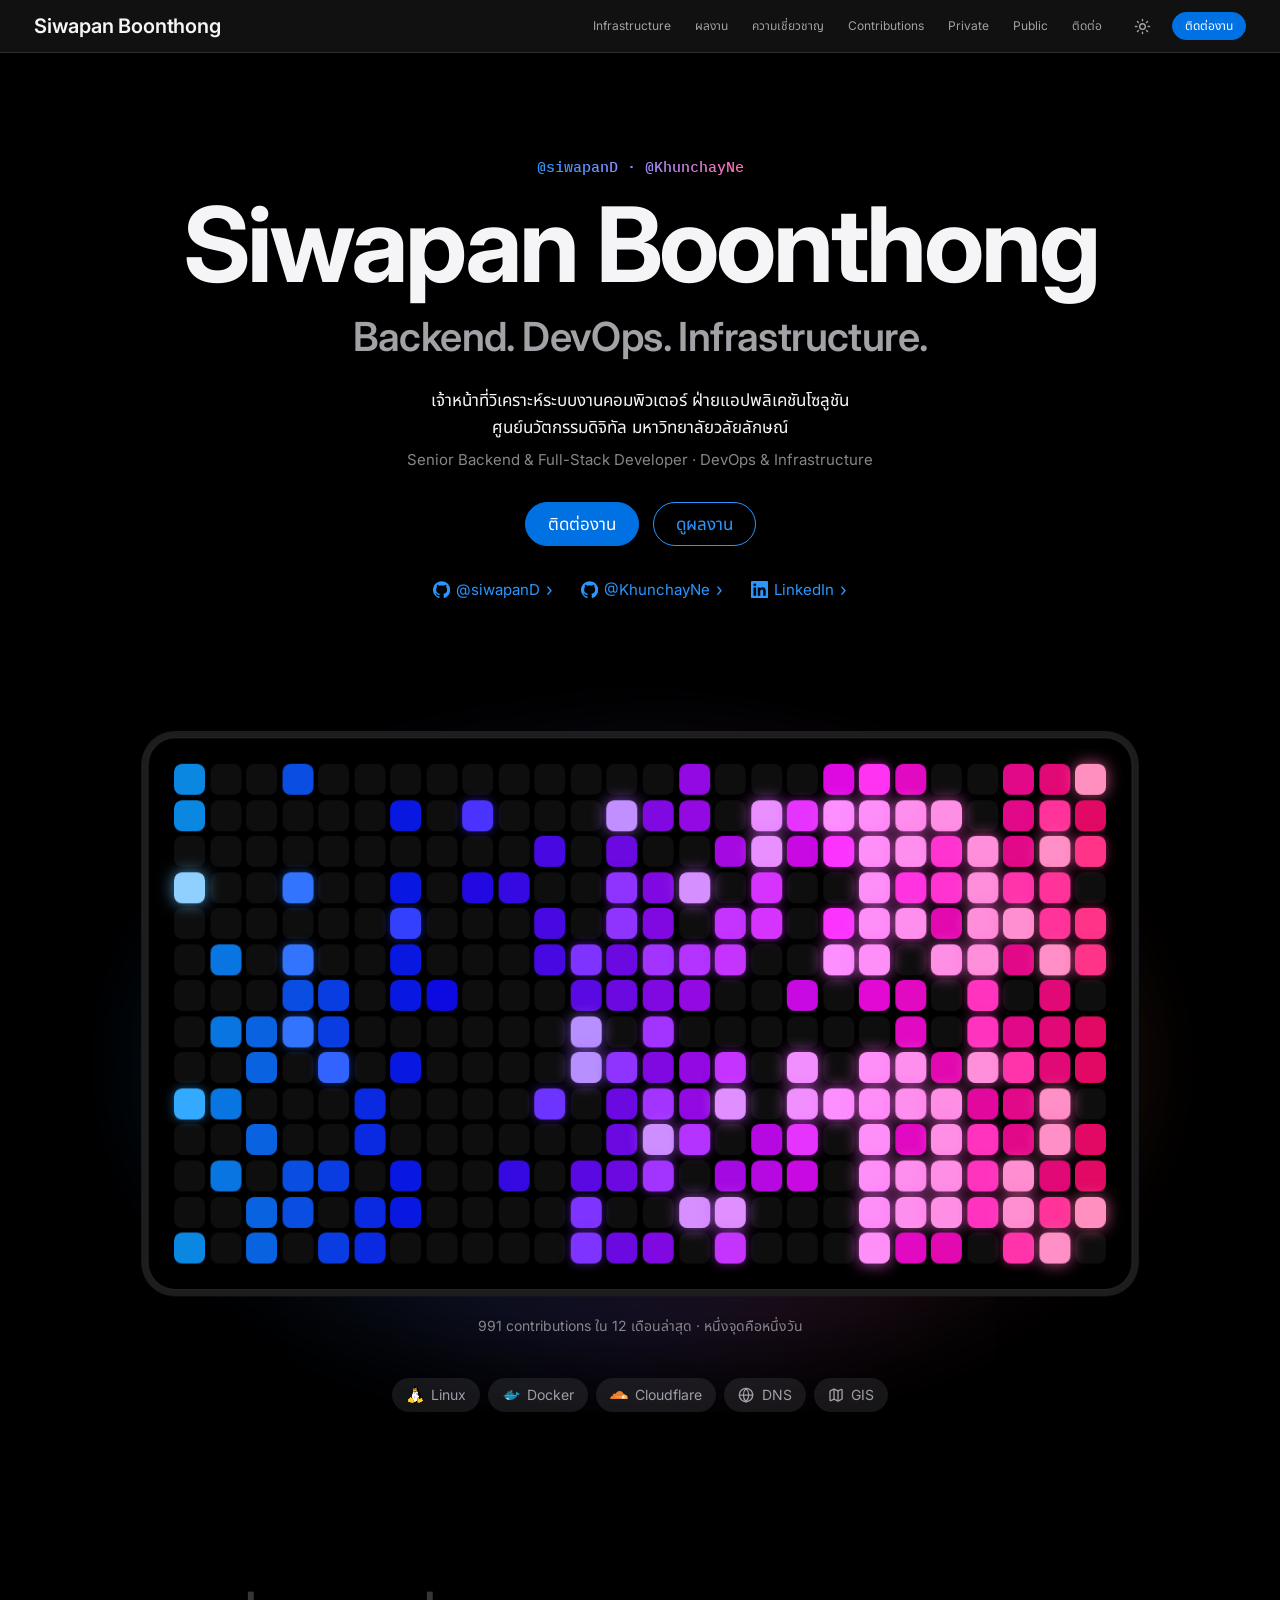
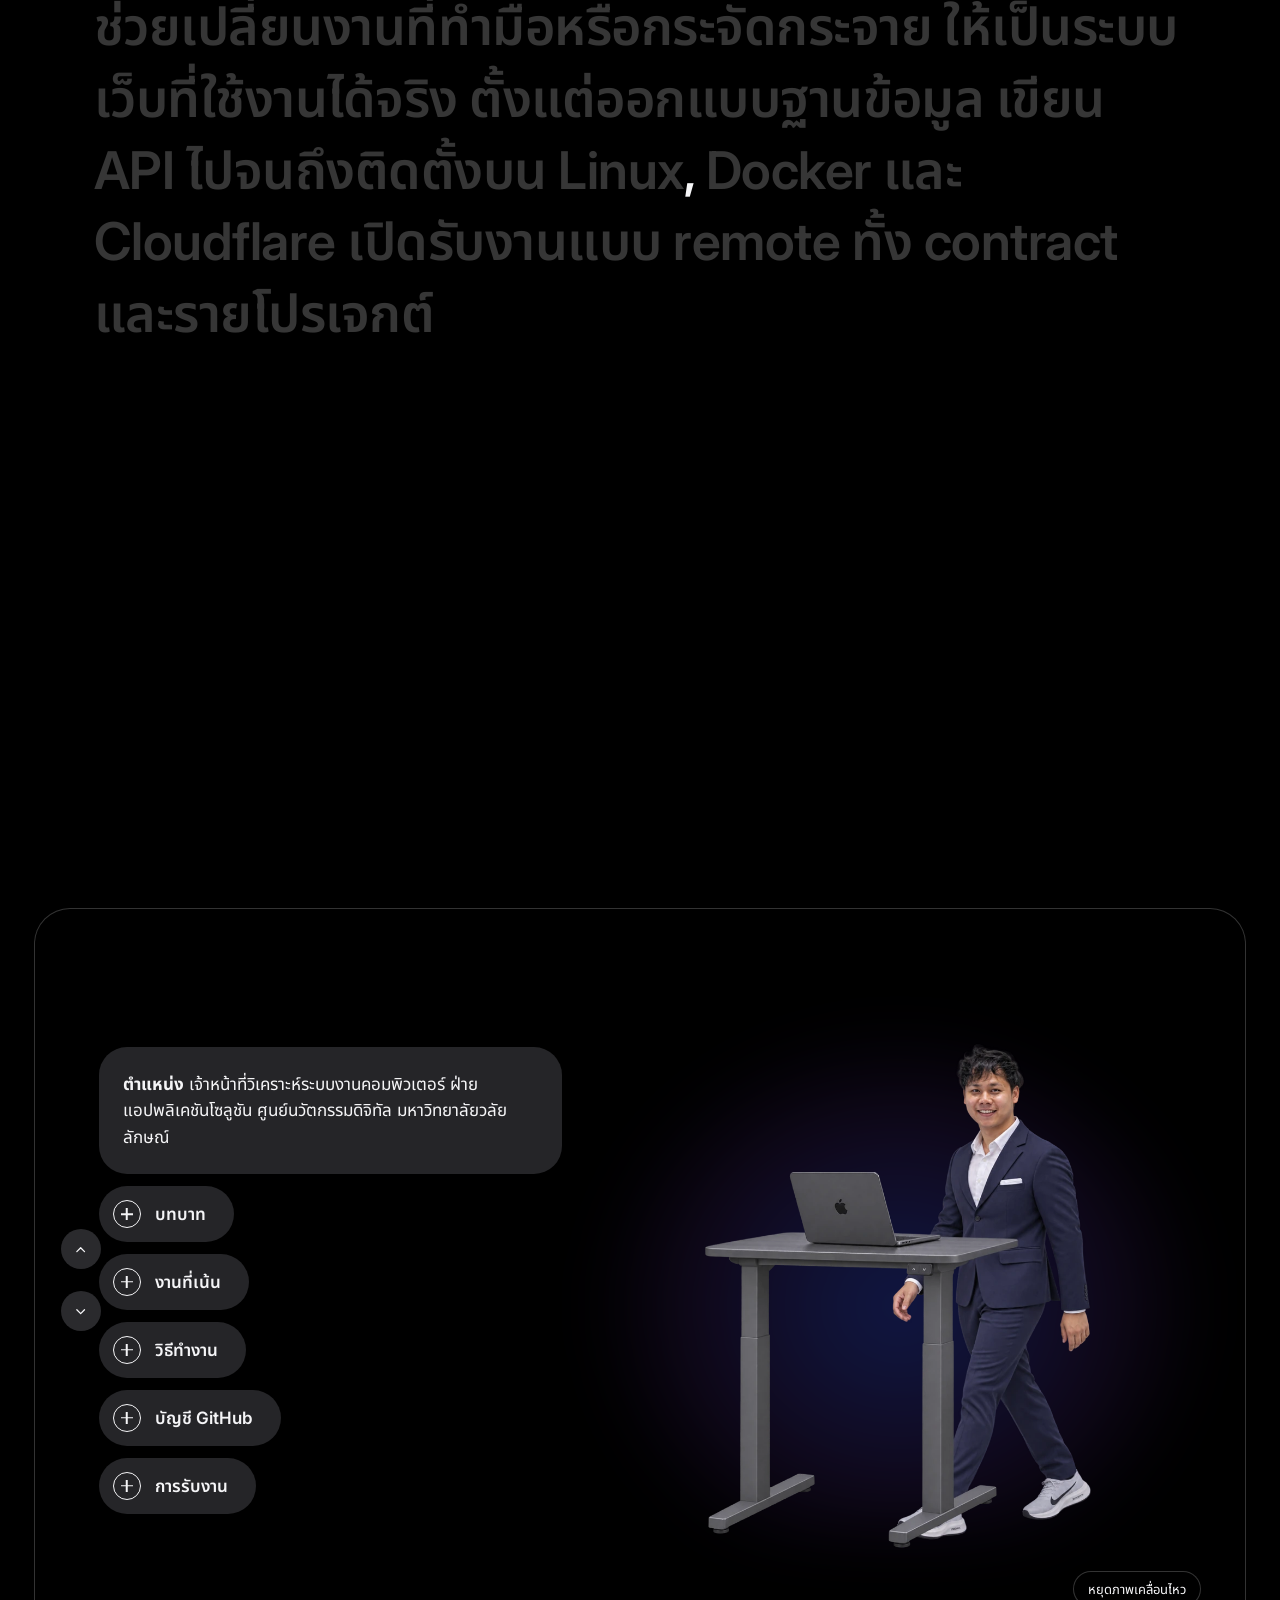
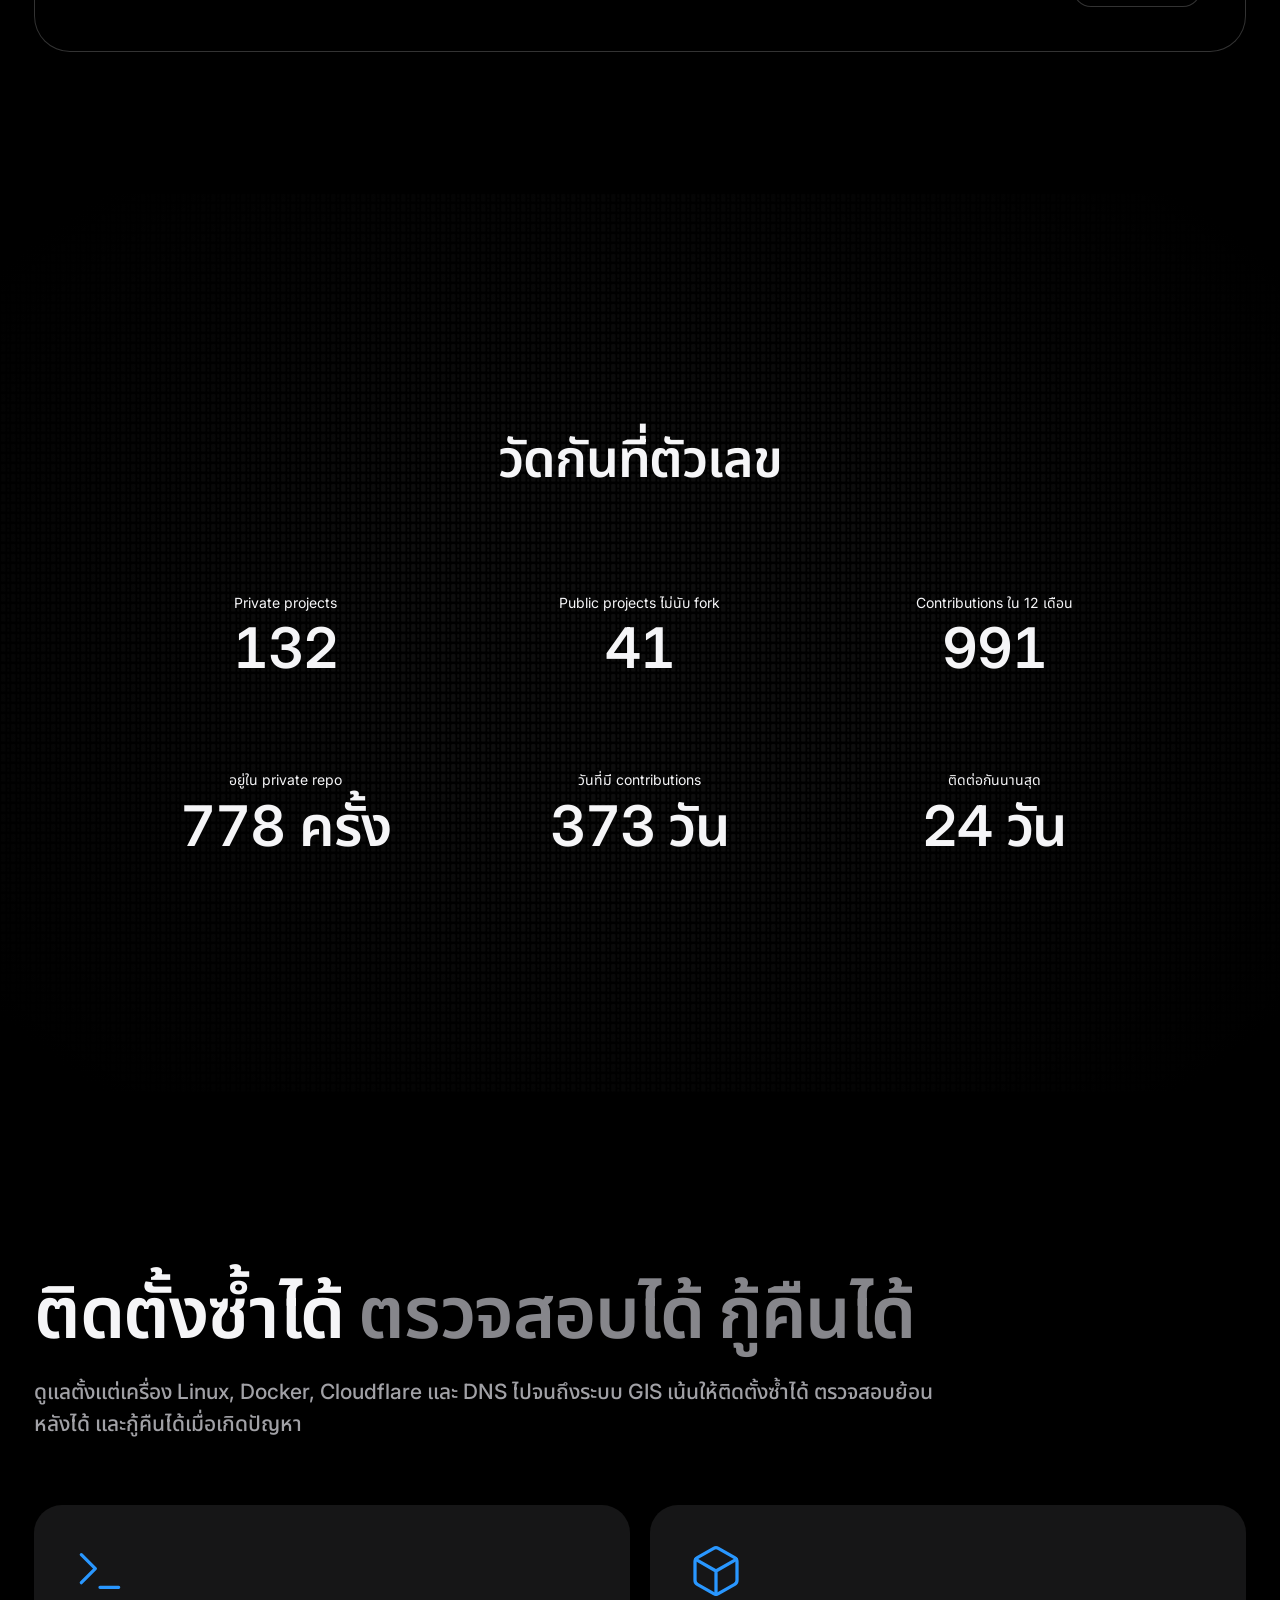
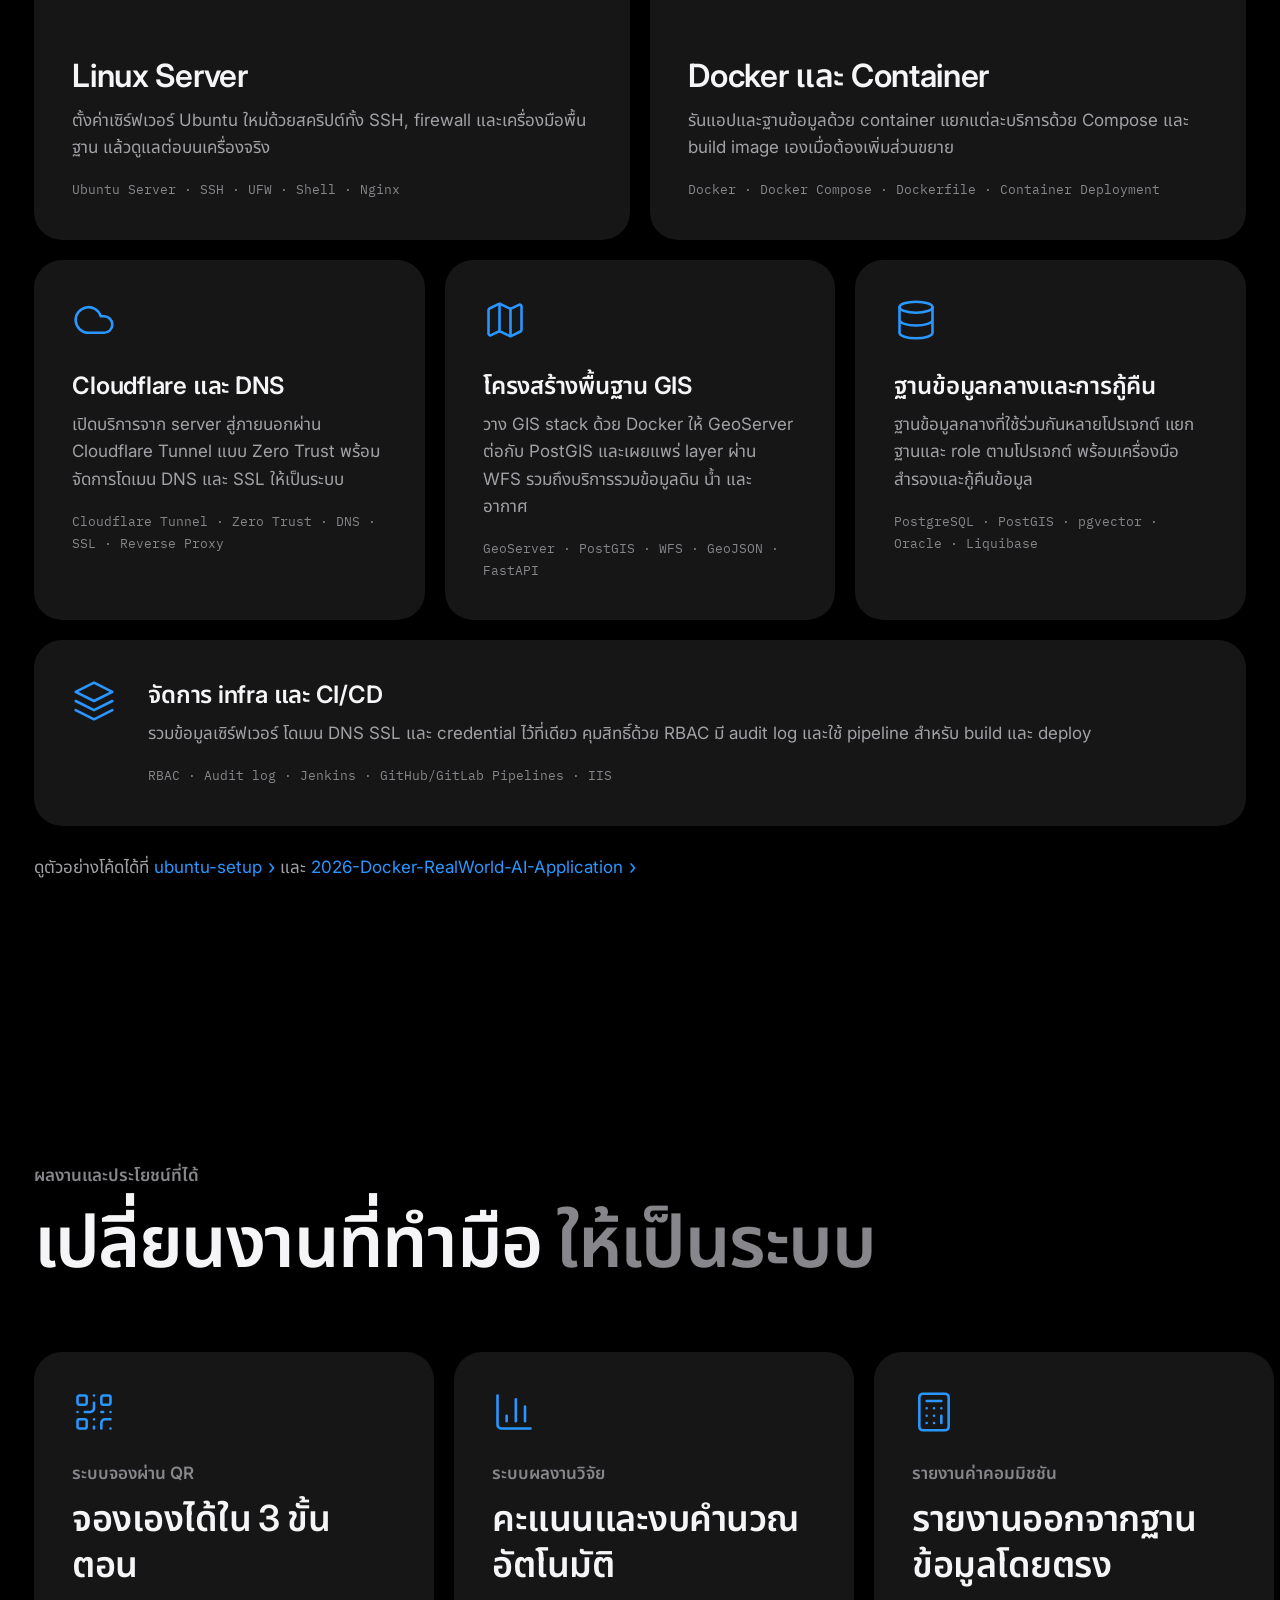
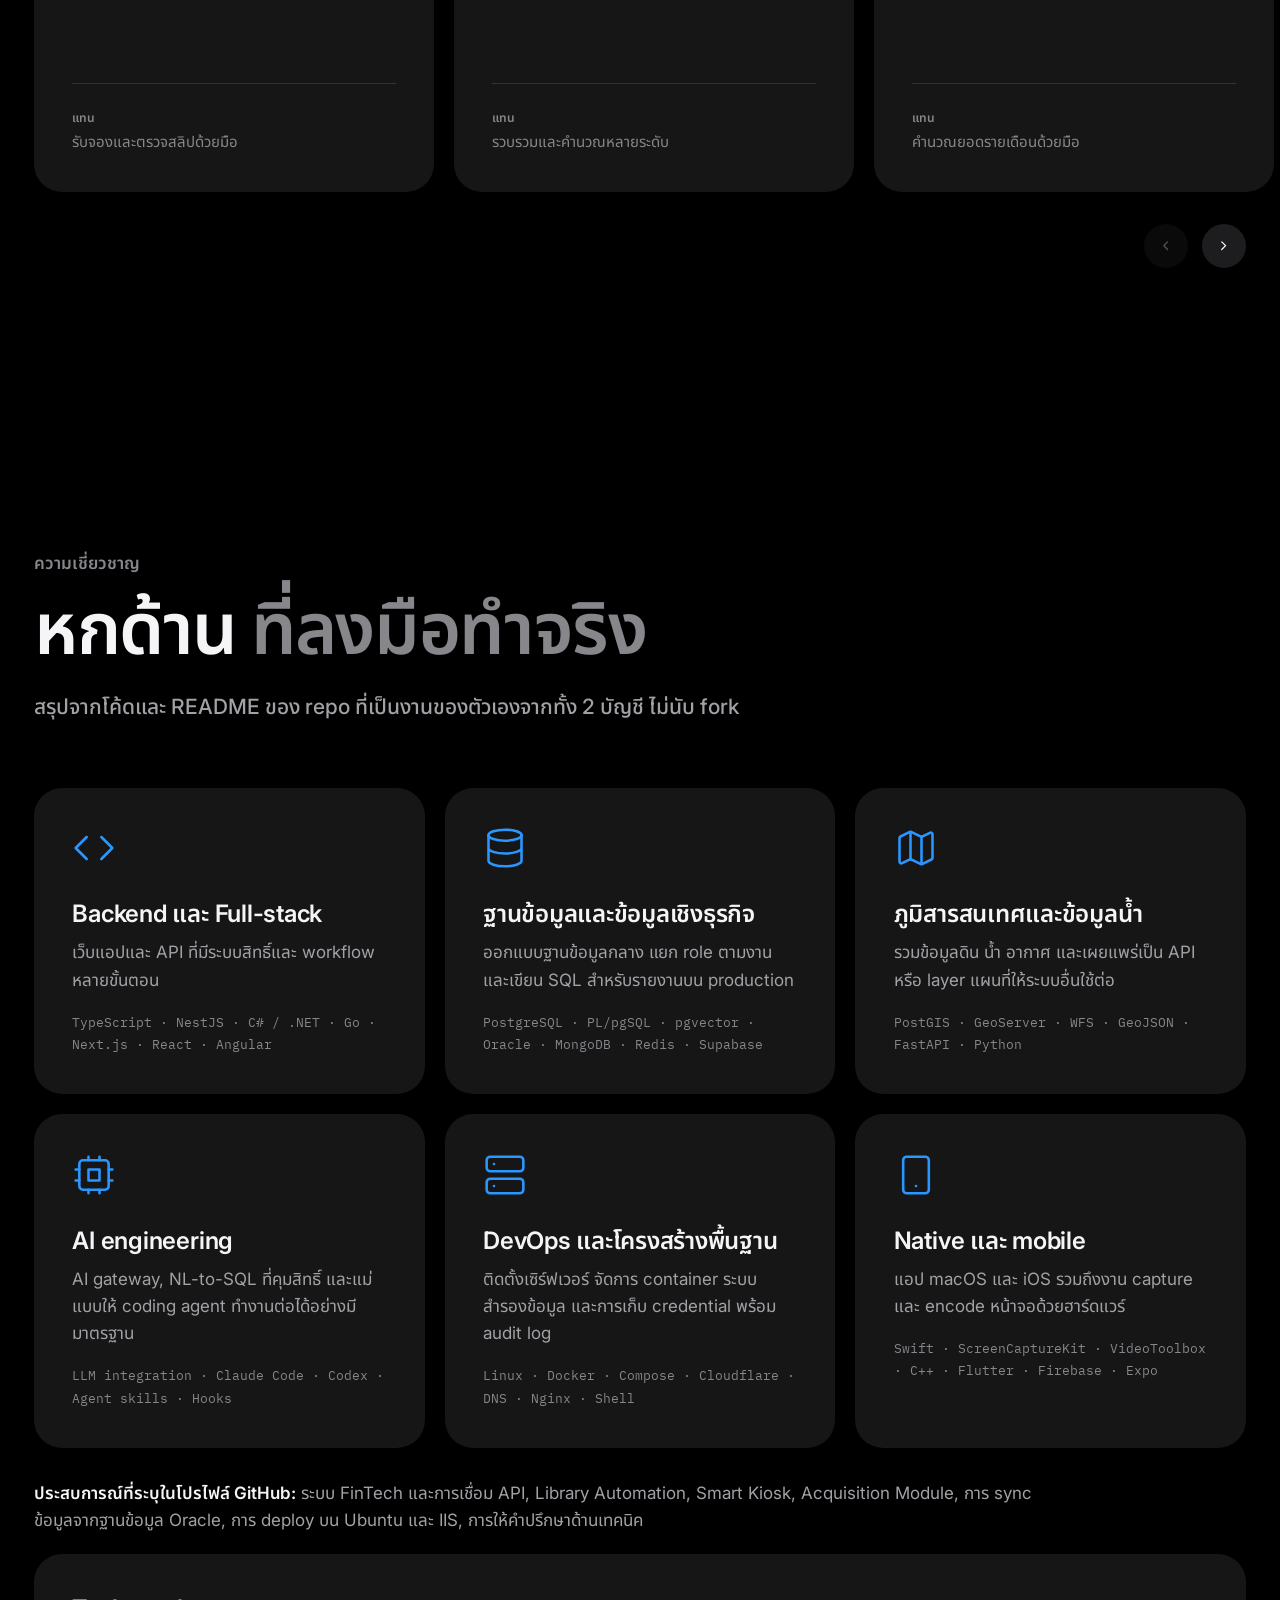
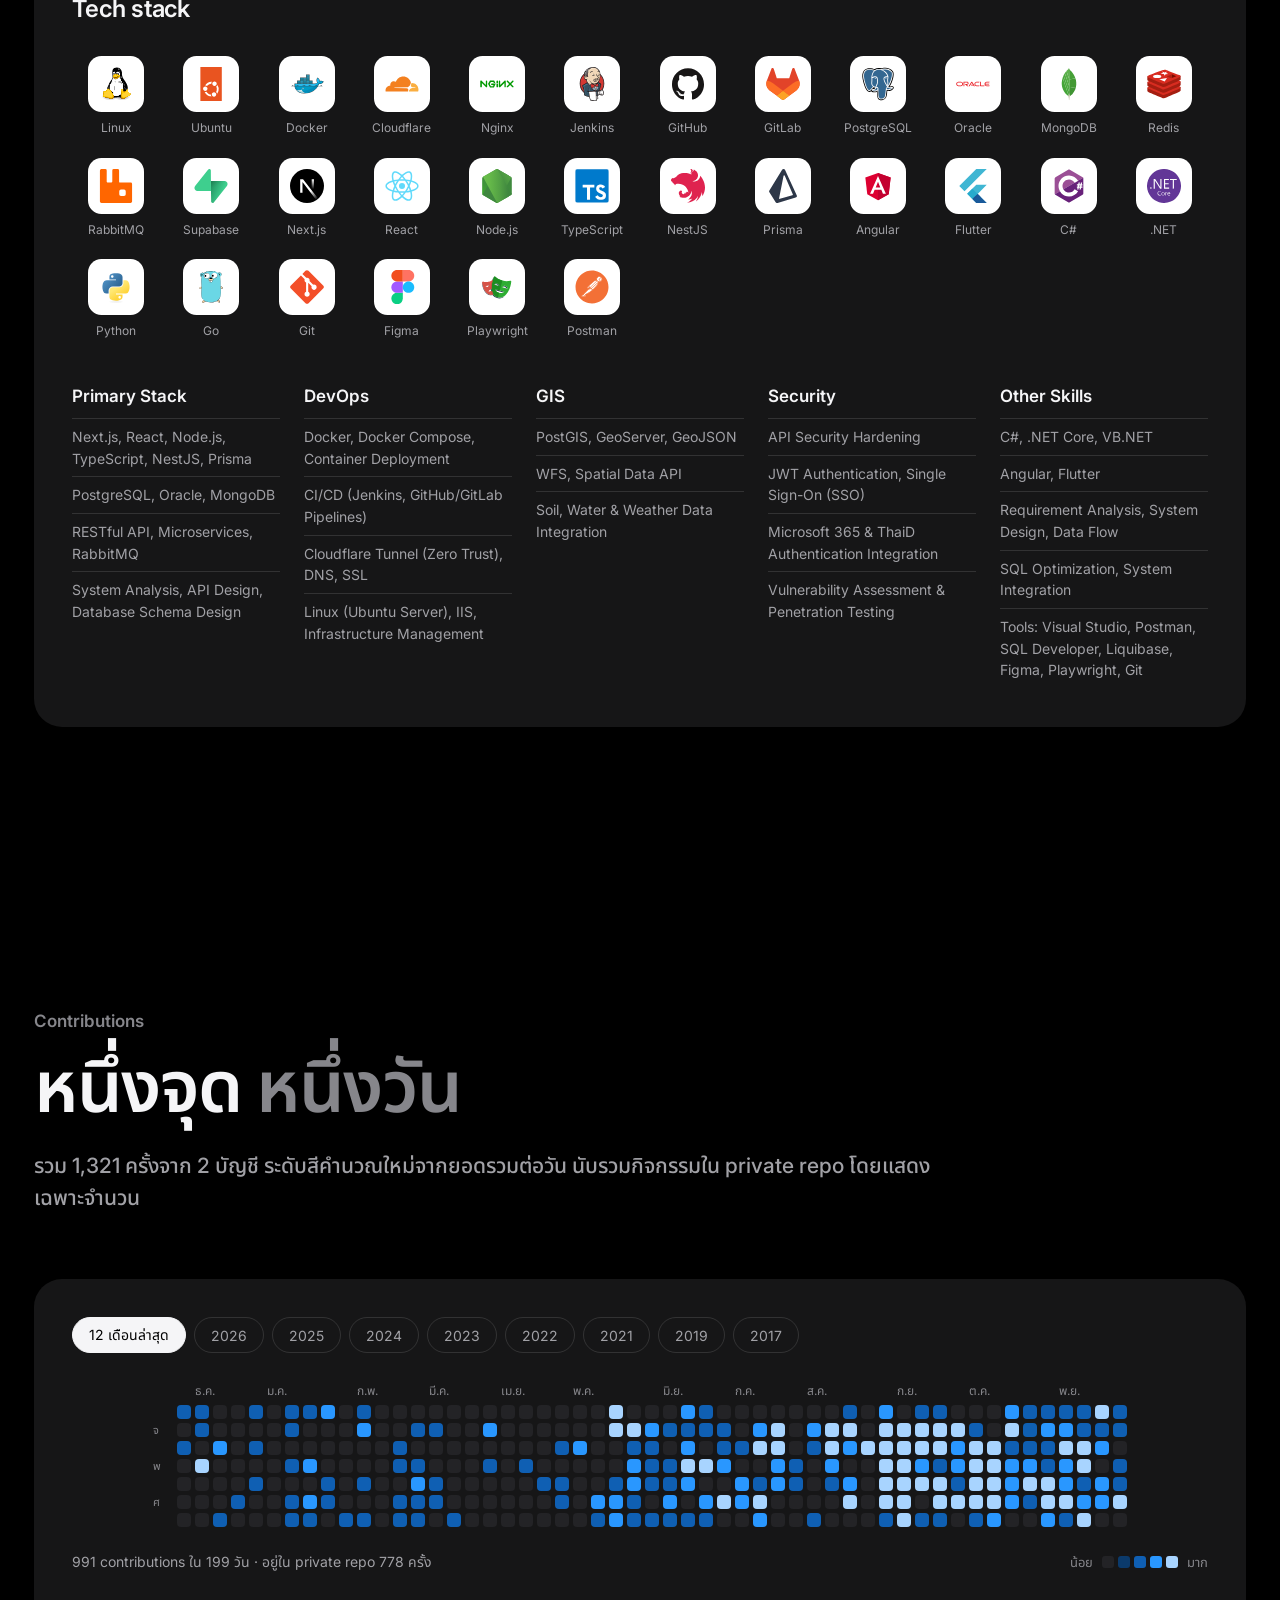
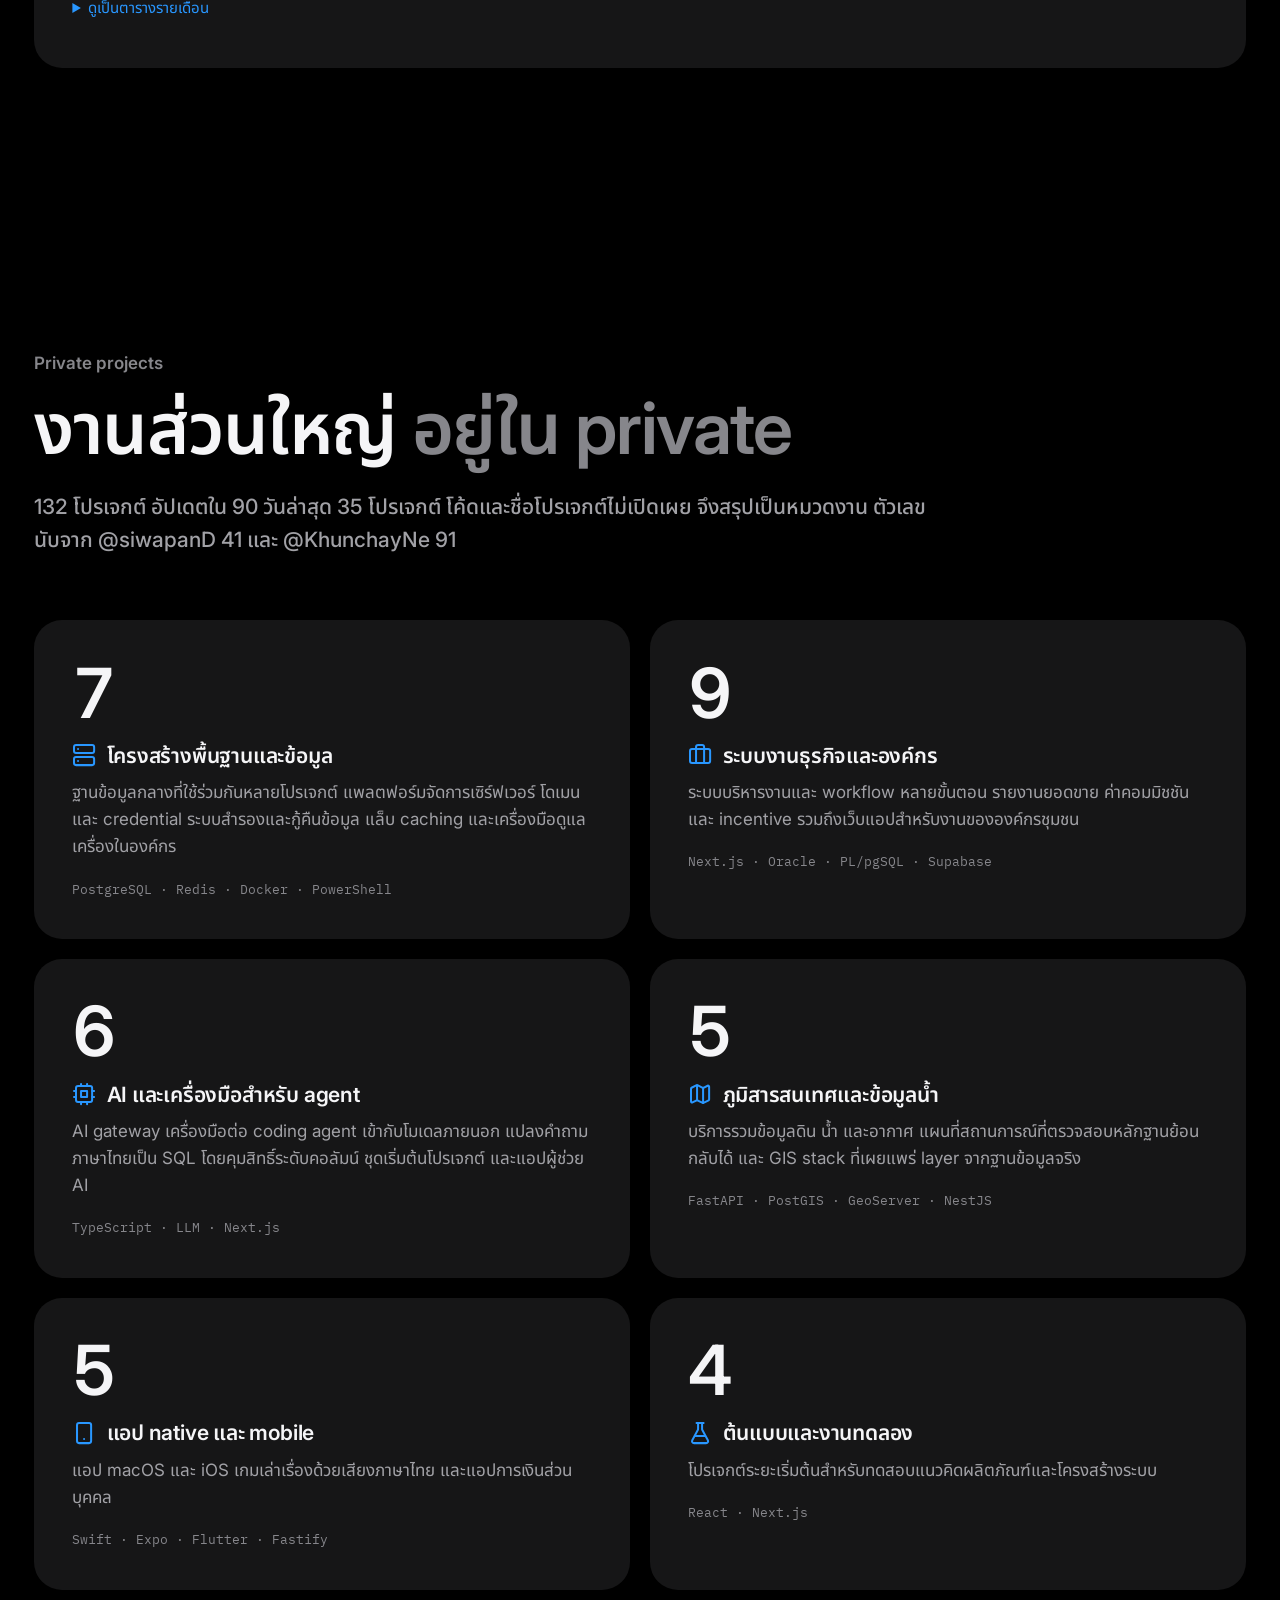
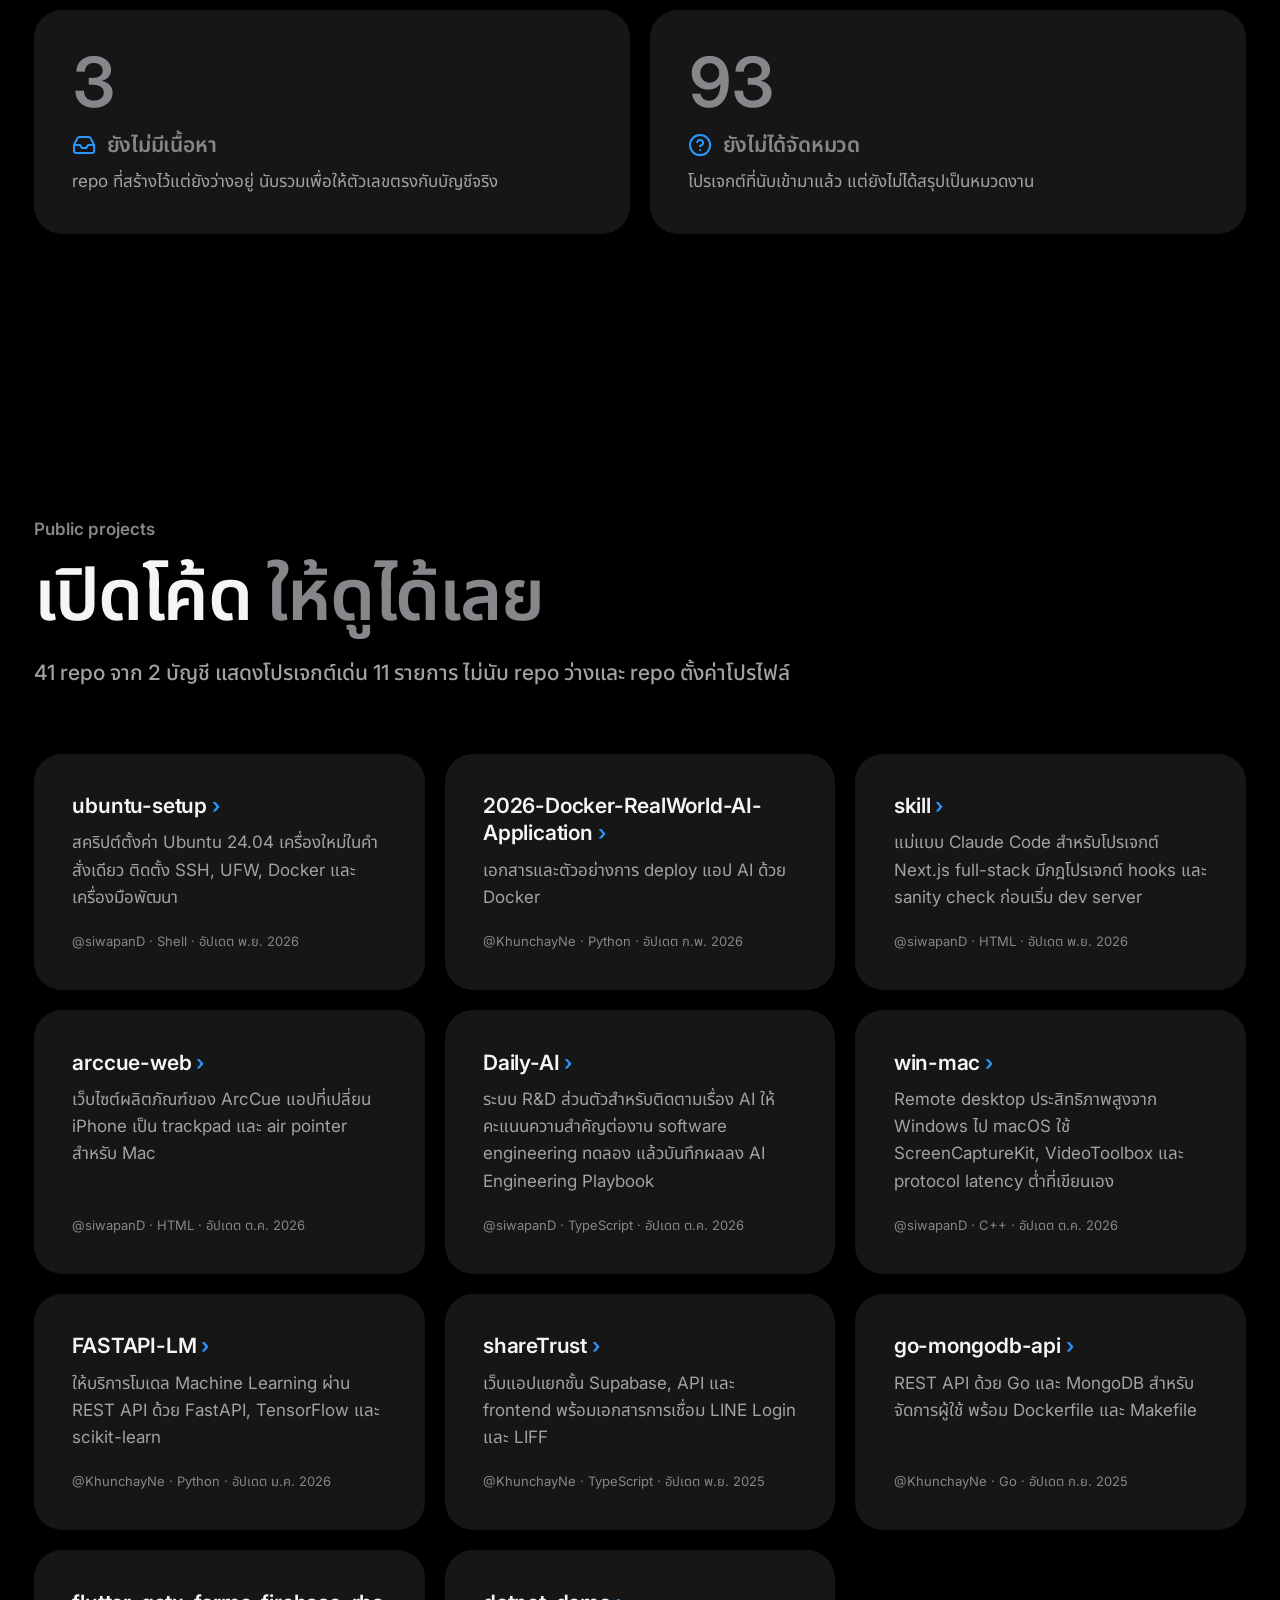
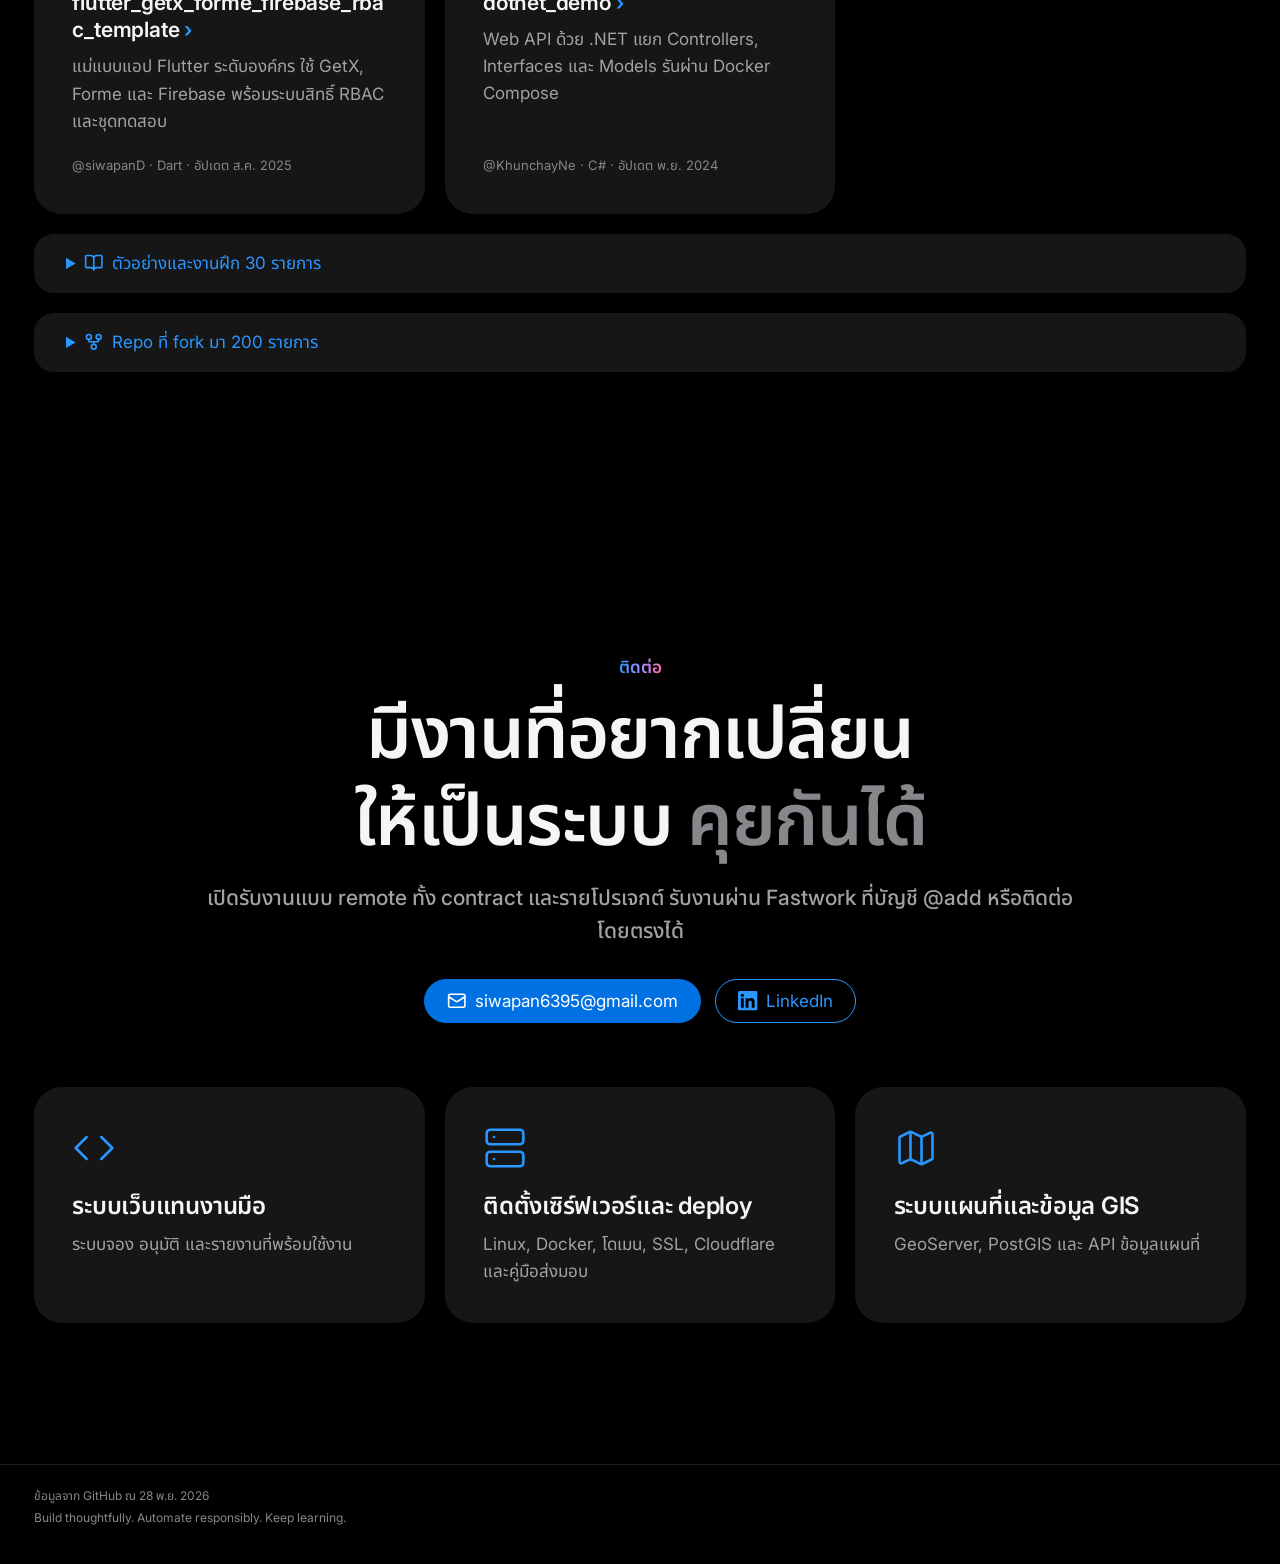
<file: index.html>
<!doctype html>
<html lang="th" data-theme="dark">
<head>
  <meta charset="utf-8">
  <meta name="viewport" content="width=device-width, initial-scale=1">
  <title>Siwapan Boonthong</title>
  <meta name="description" content="เจ้าหน้าที่วิเคราะห์ระบบงานคอมพิวเตอร์ ศูนย์นวัตกรรมดิจิทัล มหาวิทยาลัยวลัยลักษณ์ งาน Backend, DevOps และ Infrastructure: ความเชี่ยวชาญ โปรเจกต์ และ contributions บน GitHub">
  <meta property="og:title" content="Siwapan Boonthong">
  <meta property="og:description" content="Full-stack, DevOps และ Infrastructure: ความเชี่ยวชาญ โปรเจกต์ และ contributions บน GitHub">
  <meta property="og:type" content="profile">
  <meta property="og:url" content="https://siwapand.github.io/">
  <script>
    // Runs before first paint so a saved theme never flashes the other one. Dark is the default.
    try {
      if (matchMedia("(prefers-reduced-motion: no-preference)").matches && "IntersectionObserver" in window) document.documentElement.classList.add("motion");
      if (localStorage.getItem("theme") === "light") document.documentElement.dataset.theme = "light";
    } catch {}
  </script>
  <link rel="icon" href="assets/logo.svg?v=2" type="image/svg+xml">
  <link rel="preconnect" href="https://fonts.googleapis.com">
  <link rel="preconnect" href="https://fonts.gstatic.com" crossorigin>
  <link href="https://fonts.googleapis.com/css2?family=IBM+Plex+Mono:wght@400;500&family=Inter:wght@400;500;600;700&family=Noto+Sans+Thai:wght@400;500;600;700&display=swap" rel="stylesheet">
  <link rel="stylesheet" href="styles.css?v=24">
</head>
<body>
  <svg class="sprite" aria-hidden="true" xmlns="http://www.w3.org/2000/svg">
    <symbol id="i-server" viewBox="0 0 24 24"><rect x="2" y="2" width="20" height="8" rx="2"/><rect x="2" y="14" width="20" height="8" rx="2"/><path d="M6 6h.01M6 18h.01"/></symbol>
    <symbol id="i-box" viewBox="0 0 24 24"><path d="M21 8a2 2 0 0 0-1-1.73l-7-4a2 2 0 0 0-2 0l-7 4A2 2 0 0 0 3 8v8a2 2 0 0 0 1 1.73l7 4a2 2 0 0 0 2 0l7-4A2 2 0 0 0 21 16Z"/><path d="m3.3 7 8.7 5 8.7-5M12 22V12"/></symbol>
    <symbol id="i-cloud" viewBox="0 0 24 24"><path d="M17.5 19H9a7 7 0 1 1 6.71-9h1.79a4.5 4.5 0 1 1 0 9Z"/></symbol>
    <symbol id="i-globe" viewBox="0 0 24 24"><circle cx="12" cy="12" r="10"/><path d="M12 2a14.5 14.5 0 0 0 0 20 14.5 14.5 0 0 0 0-20M2 12h20"/></symbol>
    <symbol id="i-map" viewBox="0 0 24 24"><path d="M14.106 5.553a2 2 0 0 0 1.788 0l3.659-1.83A1 1 0 0 1 21 4.619v12.764a1 1 0 0 1-.553.894l-4.553 2.277a2 2 0 0 1-1.788 0l-4.212-2.106a2 2 0 0 0-1.788 0l-3.659 1.83A1 1 0 0 1 3 19.381V6.618a1 1 0 0 1 .553-.894l4.553-2.277a2 2 0 0 1 1.788 0z"/><path d="M15 5.764v15M9 3.236v15"/></symbol>
    <symbol id="i-database" viewBox="0 0 24 24"><ellipse cx="12" cy="5" rx="9" ry="3"/><path d="M3 5v14a9 3 0 0 0 18 0V5M3 12a9 3 0 0 0 18 0"/></symbol>
    <symbol id="i-shield" viewBox="0 0 24 24"><path d="M20 13c0 5-3.5 7.5-7.66 8.95a1 1 0 0 1-.67-.01C7.5 20.5 4 18 4 13V6a1 1 0 0 1 1-1c2 0 4.5-1.2 6.24-2.72a1.17 1.17 0 0 1 1.52 0C14.51 3.81 17 5 19 5a1 1 0 0 1 1 1z"/></symbol>
    <symbol id="i-code" viewBox="0 0 24 24"><path d="m16 18 6-6-6-6M8 6l-6 6 6 6"/></symbol>
    <symbol id="i-cpu" viewBox="0 0 24 24"><rect x="4" y="4" width="16" height="16" rx="2"/><rect x="9" y="9" width="6" height="6"/><path d="M15 2v2M15 20v2M2 15h2M2 9h2M20 15h2M20 9h2M9 2v2M9 20v2"/></symbol>
    <symbol id="i-phone" viewBox="0 0 24 24"><rect x="5" y="2" width="14" height="20" rx="2"/><path d="M12 18h.01"/></symbol>
    <symbol id="i-qr" viewBox="0 0 24 24"><rect x="3" y="3" width="5" height="5" rx="1"/><rect x="16" y="3" width="5" height="5" rx="1"/><rect x="3" y="16" width="5" height="5" rx="1"/><path d="M21 16h-3a2 2 0 0 0-2 2v3M21 21v.01M12 7v3a2 2 0 0 1-2 2H7M3 12h.01M12 3h.01M12 16v.01M16 12h1M21 12v.01M12 21v-1"/></symbol>
    <symbol id="i-chart" viewBox="0 0 24 24"><path d="M3 3v16a2 2 0 0 0 2 2h16M18 17V9M13 17V5M8 17v-3"/></symbol>
    <symbol id="i-calculator" viewBox="0 0 24 24"><rect x="4" y="2" width="16" height="20" rx="2"/><path d="M8 6h8M16 14v4M16 10h.01M12 10h.01M8 10h.01M12 14h.01M8 14h.01M12 18h.01M8 18h.01"/></symbol>
    <symbol id="i-activity" viewBox="0 0 24 24"><path d="M22 12h-2.48a2 2 0 0 0-1.93 1.46l-2.35 8.36a.25.25 0 0 1-.48 0L9.24 2.18a.25.25 0 0 0-.48 0l-2.35 8.36A2 2 0 0 1 4.49 12H2"/></symbol>
    <symbol id="i-mail" viewBox="0 0 24 24"><rect x="2" y="4" width="20" height="16" rx="2"/><path d="m22 7-8.97 5.7a1.94 1.94 0 0 1-2.06 0L2 7"/></symbol>
    <symbol id="i-lock" viewBox="0 0 24 24"><rect x="3" y="11" width="18" height="11" rx="2"/><path d="M7 11V7a5 5 0 0 1 10 0v4"/></symbol>
    <symbol id="i-layers" viewBox="0 0 24 24"><path d="M12 2 2 7l10 5 10-5-10-5zM2 17l10 5 10-5M2 12l10 5 10-5"/></symbol>
    <symbol id="i-award" viewBox="0 0 24 24"><path d="m15.477 12.89 1.515 8.526a.5.5 0 0 1-.81.47l-3.58-2.687a1 1 0 0 0-1.197 0l-3.586 2.686a.5.5 0 0 1-.81-.469l1.514-8.526"/><circle cx="12" cy="8" r="6"/></symbol>
    <symbol id="i-calendar" viewBox="0 0 24 24"><path d="M8 2v4M16 2v4"/><rect x="3" y="4" width="18" height="18" rx="2"/><path d="M3 10h18"/></symbol>
    <symbol id="i-terminal" viewBox="0 0 24 24"><path d="m4 17 6-6-6-6M12 19h8"/></symbol>
    <symbol id="i-fork" viewBox="0 0 24 24"><circle cx="12" cy="18" r="3"/><circle cx="6" cy="6" r="3"/><circle cx="18" cy="6" r="3"/><path d="M18 9v2c0 .6-.4 1-1 1H7c-.6 0-1-.4-1-1V9M12 12v3"/></symbol>
    <symbol id="i-book" viewBox="0 0 24 24"><path d="M12 7v14M3 18a1 1 0 0 1-1-1V4a1 1 0 0 1 1-1h5a4 4 0 0 1 4 4 4 4 0 0 1 4-4h5a1 1 0 0 1 1 1v13a1 1 0 0 1-1 1h-6a3 3 0 0 0-3 3 3 3 0 0 0-3-3z"/></symbol>
    <symbol id="i-briefcase" viewBox="0 0 24 24"><path d="M16 20V4a2 2 0 0 0-2-2h-4a2 2 0 0 0-2 2v16"/><rect x="2" y="6" width="20" height="14" rx="2"/></symbol>
    <symbol id="i-flask" viewBox="0 0 24 24"><path d="M14 2v6a2 2 0 0 0 .245.96l5.51 10.08A2 2 0 0 1 18 22H6a2 2 0 0 1-1.755-2.96l5.51-10.08A2 2 0 0 0 10 8V2M6.453 15h11.094M8.5 2h7"/></symbol>
    <symbol id="i-inbox" viewBox="0 0 24 24"><path d="M22 12h-6l-2 3h-4l-2-3H2"/><path d="M5.45 5.11 2 12v6a2 2 0 0 0 2 2h16a2 2 0 0 0 2-2v-6l-3.45-6.89A2 2 0 0 0 16.76 4H7.24a2 2 0 0 0-1.79 1.11z"/></symbol>
    <symbol id="i-help" viewBox="0 0 24 24"><circle cx="12" cy="12" r="10"/><path d="M9.09 9a3 3 0 0 1 5.83 1c0 2-3 3-3 3M12 17h.01"/></symbol>
    <symbol id="i-github" viewBox="0 0 24 24"><path class="brand" d="M12 .297c-6.63 0-12 5.373-12 12 0 5.303 3.438 9.8 8.205 11.385.6.113.82-.258.82-.577 0-.285-.01-1.04-.015-2.04-3.338.724-4.042-1.61-4.042-1.61C4.422 18.07 3.633 17.7 3.633 17.7c-1.087-.744.084-.729.084-.729 1.205.084 1.838 1.236 1.838 1.236 1.07 1.835 2.809 1.305 3.495.998.108-.776.417-1.305.76-1.605-2.665-.3-5.466-1.332-5.466-5.93 0-1.31.465-2.38 1.235-3.22-.135-.303-.54-1.523.105-3.176 0 0 1.005-.322 3.3 1.23.96-.267 1.98-.399 3-.405 1.02.006 2.04.138 3 .405 2.28-1.552 3.285-1.23 3.285-1.23.645 1.653.24 2.873.12 3.176.765.84 1.23 1.91 1.23 3.22 0 4.61-2.805 5.625-5.475 5.92.42.36.81 1.096.81 2.22 0 1.606-.015 2.896-.015 3.286 0 .315.21.69.825.57C20.565 22.092 24 17.592 24 12.297c0-6.627-5.373-12-12-12"/></symbol>
    <symbol id="i-linkedin" viewBox="0 0 24 24"><path class="brand" d="M20.447 20.452h-3.554v-5.569c0-1.328-.027-3.037-1.852-3.037-1.853 0-2.136 1.445-2.136 2.939v5.667H9.351V9h3.414v1.561h.046c.477-.9 1.637-1.85 3.37-1.85 3.601 0 4.267 2.37 4.267 5.455v6.286zM5.337 7.433c-1.144 0-2.063-.926-2.063-2.065 0-1.138.92-2.063 2.063-2.063 1.14 0 2.064.925 2.064 2.063 0 1.139-.925 2.065-2.064 2.065zm1.782 13.019H3.555V9h3.564v11.452zM22.225 0H1.771C.792 0 0 .774 0 1.729v20.542C0 23.227.792 24 1.771 24h20.451C23.2 24 24 23.227 24 22.271V1.729C24 .774 23.2 0 22.222 0h.003z"/></symbol>
    <symbol id="i-chevron" viewBox="0 0 24 24"><path d="m6 9 6 6 6-6"/></symbol>
    <symbol id="i-left" viewBox="0 0 24 24"><path d="m15 18-6-6 6-6"/></symbol>
    <symbol id="i-right" viewBox="0 0 24 24"><path d="m9 18 6-6-6-6"/></symbol>
  </svg>
  <a class="skip" href="#infra">ข้ามไปยังเนื้อหา</a>
  <nav class="localnav" id="localnav" aria-label="เมนูหลัก">
    <div class="localnav-bar">
      <a class="localnav-title" href="#top">Siwapan Boonthong</a>
      <button class="localnav-toggle" id="menu-toggle" type="button" aria-expanded="false" aria-controls="topnav-links" aria-label="เปิดเมนู"><svg class="icon" aria-hidden="true"><use href="#i-chevron"/></svg></button>
      <div class="localnav-links" id="topnav-links">
        <a href="#infra">Infrastructure</a>
        <a href="#work">ผลงาน</a>
        <a href="#expertise">ความเชี่ยวชาญ</a>
        <a href="#activity">Contributions</a>
        <a href="#private">Private</a>
        <a href="#public">Public</a>
        <a href="#contact">ติดต่อ</a>
      </div>
      <button class="theme-toggle" id="theme-toggle" type="button"></button>
      <a class="pill pill-small" href="mailto:siwapan6395@gmail.com">ติดต่องาน</a>
    </div>
  </nav>

  <header class="hero" id="top">
    <div class="wrap hero-copy">
      <p class="eyebrow grad">@siwapanD · @KhunchayNe</p>
      <h1>Siwapan Boonthong</h1>
      <p class="hero-tagline">Backend. DevOps. Infrastructure.</p>
      <p class="position">เจ้าหน้าที่วิเคราะห์ระบบงานคอมพิวเตอร์ ฝ่ายแอปพลิเคชันโซลูชัน<br>ศูนย์นวัตกรรมดิจิทัล มหาวิทยาลัยวลัยลักษณ์</p>
      <p class="role">Senior Backend &amp; Full-Stack Developer · DevOps &amp; Infrastructure</p>
      <nav class="links" aria-label="ช่องทางติดต่อ">
        <a class="pill" href="mailto:siwapan6395@gmail.com">ติดต่องาน</a>
        <a class="pill pill-ghost" href="#work">ดูผลงาน</a>
      </nav>
      <p class="hero-social">
        <a class="more" href="https://github.com/siwapanD"><svg class="icon icon-fill" aria-hidden="true"><use href="#i-github"/></svg>@siwapanD</a>
        <a class="more" href="https://github.com/KhunchayNe"><svg class="icon icon-fill" aria-hidden="true"><use href="#i-github"/></svg>@KhunchayNe</a>
        <a class="more" href="https://www.linkedin.com/in/siwapan-boonthong-aa0b1b295"><svg class="icon icon-fill" aria-hidden="true"><use href="#i-linkedin"/></svg>LinkedIn</a>
      </p>
    </div>
    <div class="display-stage">
      <div class="display" id="display" aria-hidden="true">
        <div class="display-glow"></div>
        <div class="display-panel"><div class="pixels" id="pixels"></div></div>
      </div>
      <p class="display-caption" id="display-caption"></p>
    </div>
    <ul class="focus wrap" aria-label="งานที่เน้น">
      <li><img class="chip-logo" src="assets/logos/linux.svg" alt="" width="18" height="18">Linux</li><li><img class="chip-logo" src="assets/logos/docker.svg" alt="" width="18" height="18">Docker</li><li><img class="chip-logo" src="assets/logos/cloudflare.svg" alt="" width="18" height="18">Cloudflare</li><li><svg class="icon" aria-hidden="true"><use href="#i-globe"/></svg>DNS</li><li><svg class="icon" aria-hidden="true"><use href="#i-map"/></svg>GIS</li>
    </ul>
  </header>

  <main>
    <section class="manifesto wrap" aria-label="แนะนำตัว">
      <p class="manifesto-text" id="manifesto">ช่วยเปลี่ยนงานที่ทำมือหรือกระจัดกระจาย ให้เป็นระบบเว็บที่ใช้งานได้จริง ตั้งแต่ออกแบบฐานข้อมูล เขียน API ไปจนถึงติดตั้งบน Linux, Docker และ Cloudflare เปิดรับงานแบบ remote ทั้ง contract และรายโปรเจกต์</p>
    </section>

    <section class="band about" id="about" aria-labelledby="h-about">
      <div class="wrap">
        <header class="section-head center">
          <p class="eyebrow">เกี่ยวกับผม</p>
          <h2 id="h-about">คนที่อยู่ <span>หลังระบบ</span></h2>
          <p class="section-lede">กดแต่ละหัวข้อเพื่อดูว่าผมเป็นใคร ทำอะไร และรับงานแบบไหน ขยับเมาส์หรือลากที่รูปเพื่อหมุนดูได้</p>
        </header>
        <div class="explorer" id="explorer">
          <div class="explorer-stage">
            <div class="explorer-glow"></div>
            <div class="explorer-figure" id="explorer-figure"><div class="explorer-float"><canvas id="explorer-photo" class="explorer-sprite" role="img" aria-label="ภาพเจ้าของเว็บไซต์นั่งเก้าอี้หันหลัง พิมพ์งานหน้าจอโค้งที่แสดง Music, Code และ Claude แล้วหันมองจอซ้ายและขวา"></canvas></div></div>
            <button class="sprite-toggle" id="sprite-toggle" type="button" aria-pressed="false" hidden>หยุดภาพเคลื่อนไหว</button>
          </div>
          <div class="explorer-arrows">
            <button class="paddle" id="explorer-prev" type="button" aria-label="หัวข้อก่อนหน้า"><svg class="icon flip" aria-hidden="true"><use href="#i-chevron"/></svg></button>
            <button class="paddle" id="explorer-next" type="button" aria-label="หัวข้อถัดไป"><svg class="icon" aria-hidden="true"><use href="#i-chevron"/></svg></button>
          </div>
          <ul class="explorer-list">
            <li class="explorer-item" data-origin="50% 20%" data-zoom="1">
              <button class="explorer-pill" type="button" aria-expanded="false" aria-controls="explorer-text-0"><span class="plus" aria-hidden="true"></span>ตำแหน่ง</button>
              <p class="explorer-text" id="explorer-text-0" hidden><strong>ตำแหน่ง</strong> เจ้าหน้าที่วิเคราะห์ระบบงานคอมพิวเตอร์ ฝ่ายแอปพลิเคชันโซลูชัน ศูนย์นวัตกรรมดิจิทัล มหาวิทยาลัยวลัยลักษณ์</p>
            </li>
            <li class="explorer-item" data-origin="50% 34%" data-zoom="1">
              <button class="explorer-pill" type="button" aria-expanded="false" aria-controls="explorer-text-1"><span class="plus" aria-hidden="true"></span>บทบาท</button>
              <p class="explorer-text" id="explorer-text-1" hidden><strong>บทบาท</strong> Senior Backend &amp; Full-Stack Developer ที่ดูแล DevOps และ Infrastructure ไปด้วย</p>
            </li>
            <li class="explorer-item" data-origin="46% 78%" data-zoom="1">
              <button class="explorer-pill" type="button" aria-expanded="false" aria-controls="explorer-text-2"><span class="plus" aria-hidden="true"></span>งานที่เน้น</button>
              <p class="explorer-text" id="explorer-text-2" hidden><strong>งานที่เน้น</strong> Linux, Docker, Cloudflare, DNS และ GIS ตั้งแต่เครื่องเซิร์ฟเวอร์ไปจนถึงระบบแผนที่</p>
            </li>
            <li class="explorer-item" data-origin="50% 50%" data-zoom="1">
              <button class="explorer-pill" type="button" aria-expanded="false" aria-controls="explorer-text-3"><span class="plus" aria-hidden="true"></span>วิธีทำงาน</button>
              <p class="explorer-text" id="explorer-text-3" hidden><strong>วิธีทำงาน</strong> เปลี่ยนงานที่ทำมือหรือกระจัดกระจายให้เป็นระบบเว็บที่ใช้งานได้จริง ตั้งแต่ออกแบบฐานข้อมูล เขียน API ไปจนถึงติดตั้ง</p>
            </li>
            <li class="explorer-item" data-origin="44% 56%" data-zoom="1">
              <button class="explorer-pill" type="button" aria-expanded="false" aria-controls="explorer-text-4"><span class="plus" aria-hidden="true"></span>บัญชี GitHub</button>
              <p class="explorer-text" id="explorer-text-4" hidden><strong>บัญชี GitHub</strong> ทำงานผ่าน 2 บัญชี คือ <a href="https://github.com/siwapanD">@siwapanD</a> และ <a href="https://github.com/KhunchayNe">@KhunchayNe</a> ตัวเลขในหน้านี้รวมจากทั้งสองบัญชี</p>
            </li>
            <li class="explorer-item" data-origin="50% 40%" data-zoom="1">
              <button class="explorer-pill" type="button" aria-expanded="false" aria-controls="explorer-text-5"><span class="plus" aria-hidden="true"></span>การรับงาน</button>
              <p class="explorer-text" id="explorer-text-5" hidden><strong>การรับงาน</strong> เปิดรับงานแบบ remote ทั้ง contract และรายโปรเจกต์ ผ่าน Fastwork ที่บัญชี @add หรือ <a href="#contact">ติดต่อโดยตรง</a></p>
            </li>
          </ul>
        </div>
      </div>
    </section>

    <section class="numbers" id="numbers" aria-labelledby="h-numbers">
      <div class="subpixels" aria-hidden="true"><canvas id="subpixels"></canvas></div>
      <div class="wrap numbers-inner">
        <h2 id="h-numbers">วัดกันที่ตัวเลข</h2>
        <dl class="stats" id="stats"></dl>
      </div>
    </section>

    <section class="band" id="infra" aria-labelledby="h-infra">
      <div class="wrap">
        <header class="section-head">
          <p class="eyebrow">Infrastructure</p>
          <h2 id="h-infra">ติดตั้งซ้ำได้ <span>ตรวจสอบได้ กู้คืนได้</span></h2>
          <p class="section-lede">ดูแลตั้งแต่เครื่อง Linux, Docker, Cloudflare และ DNS ไปจนถึงระบบ GIS เน้นให้ติดตั้งซ้ำได้ ตรวจสอบย้อนหลังได้ และกู้คืนได้เมื่อเกิดปัญหา</p>
        </header>
        <div class="bento">
        <article class="tile span-3">
          <svg class="icon tile-icon" aria-hidden="true"><use href="#i-terminal"/></svg>
          <h3>Linux Server</h3>
          <p>ตั้งค่าเซิร์ฟเวอร์ Ubuntu ใหม่ด้วยสคริปต์ทั้ง SSH, firewall และเครื่องมือพื้นฐาน แล้วดูแลต่อบนเครื่องจริง</p>
          <p class="tags">Ubuntu Server · SSH · UFW · Shell · Nginx</p>
        </article>
        <article class="tile span-3">
          <svg class="icon tile-icon" aria-hidden="true"><use href="#i-box"/></svg>
          <h3>Docker และ Container</h3>
          <p>รันแอปและฐานข้อมูลด้วย container แยกแต่ละบริการด้วย Compose และ build image เองเมื่อต้องเพิ่มส่วนขยาย</p>
          <p class="tags">Docker · Docker Compose · Dockerfile · Container Deployment</p>
        </article>
        <article class="tile span-2">
          <svg class="icon tile-icon" aria-hidden="true"><use href="#i-cloud"/></svg>
          <h3>Cloudflare และ DNS</h3>
          <p>เปิดบริการจาก server สู่ภายนอกผ่าน Cloudflare Tunnel แบบ Zero Trust พร้อมจัดการโดเมน DNS และ SSL ให้เป็นระบบ</p>
          <p class="tags">Cloudflare Tunnel · Zero Trust · DNS · SSL · Reverse Proxy</p>
        </article>
        <article class="tile span-2">
          <svg class="icon tile-icon" aria-hidden="true"><use href="#i-map"/></svg>
          <h3>โครงสร้างพื้นฐาน GIS</h3>
          <p>วาง GIS stack ด้วย Docker ให้ GeoServer ต่อกับ PostGIS และเผยแพร่ layer ผ่าน WFS รวมถึงบริการรวมข้อมูลดิน น้ำ และอากาศ</p>
          <p class="tags">GeoServer · PostGIS · WFS · GeoJSON · FastAPI</p>
        </article>
        <article class="tile span-2">
          <svg class="icon tile-icon" aria-hidden="true"><use href="#i-database"/></svg>
          <h3>ฐานข้อมูลกลางและการกู้คืน</h3>
          <p>ฐานข้อมูลกลางที่ใช้ร่วมกันหลายโปรเจกต์ แยกฐานและ role ตามโปรเจกต์ พร้อมเครื่องมือสำรองและกู้คืนข้อมูล</p>
          <p class="tags">PostgreSQL · PostGIS · pgvector · Oracle · Liquibase</p>
        </article>
        <article class="tile span-6">
          <svg class="icon tile-icon" aria-hidden="true"><use href="#i-layers"/></svg>
          <h3>จัดการ infra และ CI/CD</h3>
          <p>รวมข้อมูลเซิร์ฟเวอร์ โดเมน DNS SSL และ credential ไว้ที่เดียว คุมสิทธิ์ด้วย RBAC มี audit log และใช้ pipeline สำหรับ build และ deploy</p>
          <p class="tags">RBAC · Audit log · Jenkins · GitHub/GitLab Pipelines · IIS</p>
        </article>
        </div>
        <p class="after-note">ดูตัวอย่างโค้ดได้ที่ <a class="more" href="https://github.com/siwapanD/ubuntu-setup">ubuntu-setup</a> และ <a class="more" href="https://github.com/KhunchayNe/2026-Docker-RealWorld-AI-Application">2026-Docker-RealWorld-AI-Application</a></p>
      </div>
    </section>

    <section class="band band-alt" id="work" aria-labelledby="h-work">
      <div class="wrap">
        <header class="section-head">
          <p class="eyebrow">ผลงานและประโยชน์ที่ได้</p>
          <h2 id="h-work">เปลี่ยนงานที่ทำมือ <span>ให้เป็นระบบ</span></h2>
        </header>
      </div>
      <div class="gallery" id="gallery" tabindex="0" role="region" aria-label="ผลงาน เลื่อนซ้ายขวาได้">
        <ul class="gallery-track">
          <li class="tile slide">
            <svg class="icon tile-icon" aria-hidden="true"><use href="#i-qr"/></svg>
            <h3>ระบบจองผ่าน QR</h3>
            <p class="after">จองเองได้ใน 3 ขั้นตอน</p>
            <p class="before"><span>แทน</span>รับจองและตรวจสลิปด้วยมือ</p>
          </li>
          <li class="tile slide">
            <svg class="icon tile-icon" aria-hidden="true"><use href="#i-chart"/></svg>
            <h3>ระบบผลงานวิจัย</h3>
            <p class="after">คะแนนและงบคำนวณอัตโนมัติ</p>
            <p class="before"><span>แทน</span>รวบรวมและคำนวณหลายระดับ</p>
          </li>
          <li class="tile slide">
            <svg class="icon tile-icon" aria-hidden="true"><use href="#i-calculator"/></svg>
            <h3>รายงานค่าคอมมิชชัน</h3>
            <p class="after">รายงานออกจากฐานข้อมูลโดยตรง</p>
            <p class="before"><span>แทน</span>คำนวณยอดรายเดือนด้วยมือ</p>
          </li>
          <li class="tile slide">
            <svg class="icon tile-icon" aria-hidden="true"><use href="#i-activity"/></svg>
            <h3>ตรวจเครื่องระยะไกล</h3>
            <p class="after">เห็นเครื่องมีปัญหาในหน้าเดียว</p>
            <p class="before"><span>แทน</span>ให้ช่างตรวจทีละเครื่อง</p>
          </li>
          <li class="tile slide">
            <svg class="icon tile-icon" aria-hidden="true"><use href="#i-database"/></svg>
            <h3>ฐานข้อมูลกลาง</h3>
            <p class="after">เริ่มโปรเจกต์ใหม่ได้เร็วขึ้น</p>
            <p class="before"><span>แทน</span>ตั้งฐานข้อมูลแยกทุกงาน</p>
          </li>
          <li class="tile slide">
            <svg class="icon tile-icon" aria-hidden="true"><use href="#i-map"/></svg>
            <h3>ระบบข้อมูล GIS</h3>
            <p class="after">เรียกข้อมูลแผนที่จากจุดเดียว</p>
            <p class="before"><span>แทน</span>ข้อมูลกระจายหลายแหล่ง</p>
          </li>
        </ul>
      </div>
      <div class="wrap paddles">
        <button class="paddle" id="gallery-prev" type="button" aria-label="เลื่อนไปก่อนหน้า"><svg class="icon" aria-hidden="true"><use href="#i-left"/></svg></button>
        <button class="paddle" id="gallery-next" type="button" aria-label="เลื่อนไปถัดไป"><svg class="icon" aria-hidden="true"><use href="#i-right"/></svg></button>
      </div>
    </section>

    <section class="band" id="expertise" aria-labelledby="h-expertise">
      <div class="wrap">
        <header class="section-head">
          <p class="eyebrow">ความเชี่ยวชาญ</p>
          <h2 id="h-expertise">หกด้าน <span>ที่ลงมือทำจริง</span></h2>
          <p class="section-lede">สรุปจากโค้ดและ README ของ repo ที่เป็นงานของตัวเองจากทั้ง 2 บัญชี ไม่นับ fork</p>
        </header>
        <div class="bento">
        <article class="tile span-2">
          <svg class="icon tile-icon" aria-hidden="true"><use href="#i-code"/></svg>
          <h3>Backend และ Full-stack</h3>
          <p>เว็บแอปและ API ที่มีระบบสิทธิ์และ workflow หลายขั้นตอน</p>
          <p class="tags">TypeScript · NestJS · C# / .NET · Go · Next.js · React · Angular</p>
        </article>
        <article class="tile span-2">
          <svg class="icon tile-icon" aria-hidden="true"><use href="#i-database"/></svg>
          <h3>ฐานข้อมูลและข้อมูลเชิงธุรกิจ</h3>
          <p>ออกแบบฐานข้อมูลกลาง แยก role ตามงาน และเขียน SQL สำหรับรายงานบน production</p>
          <p class="tags">PostgreSQL · PL/pgSQL · pgvector · Oracle · MongoDB · Redis · Supabase</p>
        </article>
        <article class="tile span-2">
          <svg class="icon tile-icon" aria-hidden="true"><use href="#i-map"/></svg>
          <h3>ภูมิสารสนเทศและข้อมูลน้ำ</h3>
          <p>รวมข้อมูลดิน น้ำ อากาศ และเผยแพร่เป็น API หรือ layer แผนที่ให้ระบบอื่นใช้ต่อ</p>
          <p class="tags">PostGIS · GeoServer · WFS · GeoJSON · FastAPI · Python</p>
        </article>
        <article class="tile span-2">
          <svg class="icon tile-icon" aria-hidden="true"><use href="#i-cpu"/></svg>
          <h3>AI engineering</h3>
          <p>AI gateway, NL-to-SQL ที่คุมสิทธิ์ และแม่แบบให้ coding agent ทำงานต่อได้อย่างมีมาตรฐาน</p>
          <p class="tags">LLM integration · Claude Code · Codex · Agent skills · Hooks</p>
        </article>
        <article class="tile span-2">
          <svg class="icon tile-icon" aria-hidden="true"><use href="#i-server"/></svg>
          <h3>DevOps และโครงสร้างพื้นฐาน</h3>
          <p>ติดตั้งเซิร์ฟเวอร์ จัดการ container ระบบสำรองข้อมูล และการเก็บ credential พร้อม audit log</p>
          <p class="tags">Linux · Docker · Compose · Cloudflare · DNS · Nginx · Shell</p>
        </article>
        <article class="tile span-2">
          <svg class="icon tile-icon" aria-hidden="true"><use href="#i-phone"/></svg>
          <h3>Native และ mobile</h3>
          <p>แอป macOS และ iOS รวมถึงงาน capture และ encode หน้าจอด้วยฮาร์ดแวร์</p>
          <p class="tags">Swift · ScreenCaptureKit · VideoToolbox · C++ · Flutter · Firebase · Expo</p>
        </article>
        </div>
        <p class="also"><strong>ประสบการณ์ที่ระบุในโปรไฟล์ GitHub:</strong> ระบบ FinTech และการเชื่อม API, Library Automation, Smart Kiosk, Acquisition Module, การ sync ข้อมูลจากฐานข้อมูล Oracle, การ deploy บน Ubuntu และ IIS, การให้คำปรึกษาด้านเทคนิค</p>

        <div class="stack tile">
          <h3>Tech stack</h3>
        <ul class="logo-wall">
          <li><img src="assets/logos/linux.svg" alt="" width="32" height="32" loading="lazy"><span>Linux</span></li>
          <li><img src="assets/logos/ubuntu.svg" alt="" width="32" height="32" loading="lazy"><span>Ubuntu</span></li>
          <li><img src="assets/logos/docker.svg" alt="" width="32" height="32" loading="lazy"><span>Docker</span></li>
          <li><img src="assets/logos/cloudflare.svg" alt="" width="32" height="32" loading="lazy"><span>Cloudflare</span></li>
          <li><img src="assets/logos/nginx.svg" alt="" width="32" height="32" loading="lazy"><span>Nginx</span></li>
          <li><img src="assets/logos/jenkins.svg" alt="" width="32" height="32" loading="lazy"><span>Jenkins</span></li>
          <li><img src="assets/logos/github.svg" alt="" width="32" height="32" loading="lazy"><span>GitHub</span></li>
          <li><img src="assets/logos/gitlab.svg" alt="" width="32" height="32" loading="lazy"><span>GitLab</span></li>
          <li><img src="assets/logos/postgresql.svg" alt="" width="32" height="32" loading="lazy"><span>PostgreSQL</span></li>
          <li><img src="assets/logos/oracle.svg" alt="" width="32" height="32" loading="lazy"><span>Oracle</span></li>
          <li><img src="assets/logos/mongodb.svg" alt="" width="32" height="32" loading="lazy"><span>MongoDB</span></li>
          <li><img src="assets/logos/redis.svg" alt="" width="32" height="32" loading="lazy"><span>Redis</span></li>
          <li><img src="assets/logos/rabbitmq.svg" alt="" width="32" height="32" loading="lazy"><span>RabbitMQ</span></li>
          <li><img src="assets/logos/supabase.svg" alt="" width="32" height="32" loading="lazy"><span>Supabase</span></li>
          <li><img src="assets/logos/nextjs.svg" alt="" width="32" height="32" loading="lazy"><span>Next.js</span></li>
          <li><img src="assets/logos/react.svg" alt="" width="32" height="32" loading="lazy"><span>React</span></li>
          <li><img src="assets/logos/nodejs.svg" alt="" width="32" height="32" loading="lazy"><span>Node.js</span></li>
          <li><img src="assets/logos/typescript.svg" alt="" width="32" height="32" loading="lazy"><span>TypeScript</span></li>
          <li><img src="assets/logos/nestjs.svg" alt="" width="32" height="32" loading="lazy"><span>NestJS</span></li>
          <li><img src="assets/logos/prisma.svg" alt="" width="32" height="32" loading="lazy"><span>Prisma</span></li>
          <li><img src="assets/logos/angular.svg" alt="" width="32" height="32" loading="lazy"><span>Angular</span></li>
          <li><img src="assets/logos/flutter.svg" alt="" width="32" height="32" loading="lazy"><span>Flutter</span></li>
          <li><img src="assets/logos/csharp.svg" alt="" width="32" height="32" loading="lazy"><span>C#</span></li>
          <li><img src="assets/logos/dotnet.svg" alt="" width="32" height="32" loading="lazy"><span>.NET</span></li>
          <li><img src="assets/logos/python.svg" alt="" width="32" height="32" loading="lazy"><span>Python</span></li>
          <li><img src="assets/logos/go.svg" alt="" width="32" height="32" loading="lazy"><span>Go</span></li>
          <li><img src="assets/logos/git.svg" alt="" width="32" height="32" loading="lazy"><span>Git</span></li>
          <li><img src="assets/logos/figma.svg" alt="" width="32" height="32" loading="lazy"><span>Figma</span></li>
          <li><img src="assets/logos/playwright.svg" alt="" width="32" height="32" loading="lazy"><span>Playwright</span></li>
          <li><img src="assets/logos/postman.svg" alt="" width="32" height="32" loading="lazy"><span>Postman</span></li>
        </ul>
        <div class="stack-grid">
          <div class="stack-group">
            <h4>Primary Stack</h4>
            <ul>
              <li>Next.js, React, Node.js, TypeScript, NestJS, Prisma</li>
              <li>PostgreSQL, Oracle, MongoDB</li>
              <li>RESTful API, Microservices, RabbitMQ</li>
              <li>System Analysis, API Design, Database Schema Design</li>
            </ul>
          </div>
          <div class="stack-group">
            <h4>DevOps</h4>
            <ul>
              <li>Docker, Docker Compose, Container Deployment</li>
              <li>CI/CD (Jenkins, GitHub/GitLab Pipelines)</li>
              <li>Cloudflare Tunnel (Zero Trust), DNS, SSL</li>
              <li>Linux (Ubuntu Server), IIS, Infrastructure Management</li>
            </ul>
          </div>
          <div class="stack-group">
            <h4>GIS</h4>
            <ul>
              <li>PostGIS, GeoServer, GeoJSON</li>
              <li>WFS, Spatial Data API</li>
              <li>Soil, Water &amp; Weather Data Integration</li>
            </ul>
          </div>
          <div class="stack-group">
            <h4>Security</h4>
            <ul>
              <li>API Security Hardening</li>
              <li>JWT Authentication, Single Sign-On (SSO)</li>
              <li>Microsoft 365 &amp; ThaiD Authentication Integration</li>
              <li>Vulnerability Assessment &amp; Penetration Testing</li>
            </ul>
          </div>
          <div class="stack-group">
            <h4>Other Skills</h4>
            <ul>
              <li>C#, .NET Core, VB.NET</li>
              <li>Angular, Flutter</li>
              <li>Requirement Analysis, System Design, Data Flow</li>
              <li>SQL Optimization, System Integration</li>
              <li>Tools: Visual Studio, Postman, SQL Developer, Liquibase, Figma, Playwright, Git</li>
            </ul>
          </div>
        </div>
        </div>
      </div>
    </section>

    <section class="band band-alt" id="activity" aria-labelledby="h-activity">
      <div class="wrap">
        <header class="section-head">
          <p class="eyebrow">Contributions</p>
          <h2 id="h-activity">หนึ่งจุด <span>หนึ่งวัน</span></h2>
          <p class="section-lede" id="activity-note"></p>
        </header>
        <div class="tile heat-tile">
          <div class="segments" id="ranges" role="group" aria-label="เลือกช่วงเวลา"></div>
          <div class="heat-scroll" id="heat-scroll" tabindex="0" aria-label="แผนภาพ contributions เลื่อนซ้ายขวาได้">
            <div class="heat" id="heat" role="img"></div>
          </div>
          <div class="heat-foot">
            <span id="heat-total"></span>
            <span class="legend" aria-label="สีสว่างหมายถึงมี contributions มากกว่า">น้อย
              <i data-l="NONE"></i><i data-l="FIRST_QUARTILE"></i><i data-l="SECOND_QUARTILE"></i><i data-l="THIRD_QUARTILE"></i><i data-l="FOURTH_QUARTILE"></i>
              มาก</span>
          </div>
          <details class="table-view">
            <summary>ดูเป็นตารางรายเดือน</summary>
            <table>
              <thead><tr><th scope="col">เดือน</th><th scope="col">Contributions</th></tr></thead>
              <tbody id="heat-table"></tbody>
            </table>
          </details>
        </div>
      </div>
    </section>

    <section class="band" id="private" aria-labelledby="h-private">
      <div class="wrap">
        <header class="section-head">
          <p class="eyebrow">Private projects</p>
          <h2 id="h-private">งานส่วนใหญ่ <span>อยู่ใน private</span></h2>
          <p class="section-lede" id="private-note"></p>
        </header>
        <div id="private-list" class="bento"></div>
      </div>
    </section>

    <section class="band band-alt" id="public" aria-labelledby="h-public">
      <div class="wrap">
        <header class="section-head">
          <p class="eyebrow">Public projects</p>
          <h2 id="h-public">เปิดโค้ด <span>ให้ดูได้เลย</span></h2>
          <p class="section-lede" id="public-note"></p>
        </header>
        <div class="bento" id="public-cards"></div>
        <details class="forks">
          <summary><svg class="icon" aria-hidden="true"><use href="#i-book"/></svg><span id="learning-summary"></span></summary>
          <ul class="rows" id="public-learning"></ul>
        </details>
        <details class="forks">
          <summary><svg class="icon" aria-hidden="true"><use href="#i-fork"/></svg><span id="forks-summary"></span></summary>
          <p class="section-note" id="forks-note"></p>
          <ul class="rows" id="fork-list"></ul>
        </details>
      </div>
    </section>

    <section class="band contact" id="contact" aria-labelledby="h-contact">
      <div class="wrap">
        <header class="section-head center">
          <p class="eyebrow grad">ติดต่อ</p>
          <h2 id="h-contact">มีงานที่อยากเปลี่ยน<br>ให้เป็นระบบ <span>คุยกันได้</span></h2>
          <p class="section-lede">เปิดรับงานแบบ remote ทั้ง contract และรายโปรเจกต์ รับงานผ่าน Fastwork ที่บัญชี @add หรือติดต่อโดยตรงได้</p>
          <div class="links">
            <a class="pill" href="mailto:siwapan6395@gmail.com"><svg class="icon" aria-hidden="true"><use href="#i-mail"/></svg>siwapan6395@gmail.com</a>
            <a class="pill pill-ghost" href="https://www.linkedin.com/in/siwapan-boonthong-aa0b1b295"><svg class="icon icon-fill" aria-hidden="true"><use href="#i-linkedin"/></svg>LinkedIn</a>
          </div>
        </header>
        <div class="bento services">
        <article class="tile span-2">
          <svg class="icon tile-icon" aria-hidden="true"><use href="#i-code"/></svg>
          <h3>ระบบเว็บแทนงานมือ</h3>
          <p>ระบบจอง อนุมัติ และรายงานที่พร้อมใช้งาน</p>
        </article>
        <article class="tile span-2">
          <svg class="icon tile-icon" aria-hidden="true"><use href="#i-server"/></svg>
          <h3>ติดตั้งเซิร์ฟเวอร์และ deploy</h3>
          <p>Linux, Docker, โดเมน, SSL, Cloudflare และคู่มือส่งมอบ</p>
        </article>
        <article class="tile span-2">
          <svg class="icon tile-icon" aria-hidden="true"><use href="#i-map"/></svg>
          <h3>ระบบแผนที่และข้อมูล GIS</h3>
          <p>GeoServer, PostGIS และ API ข้อมูลแผนที่</p>
        </article>
        </div>
      </div>
    </section>
  </main>

  <footer>
    <div class="wrap">
      <p id="updated"></p>
      <p>Build thoughtfully. Automate responsibly. Keep learning.</p>
    </div>
  </footer>

  <div class="tip" id="tip" hidden></div>
  <script src="env.js?v=10"></script>
  <script src="sprite-player.js?v=4"></script>
  <script src="app.js?v=27"></script>
</body>
</html>
</file>
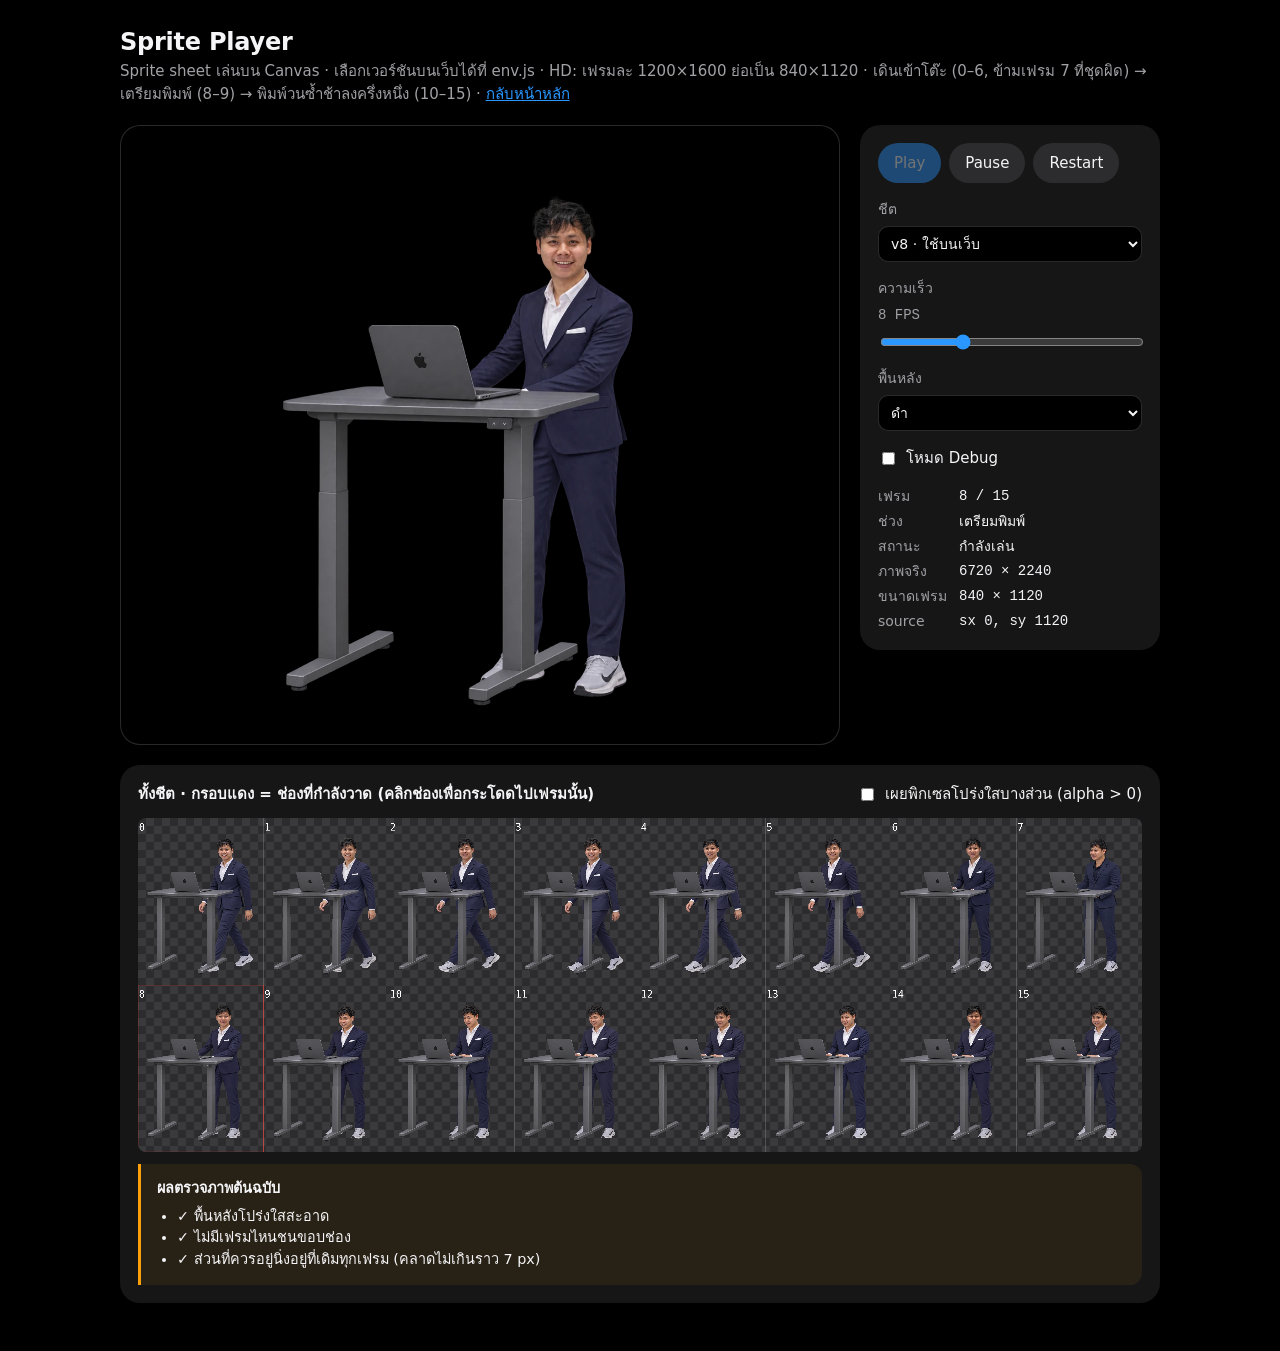
<file: sprite.html>
<!doctype html>
<html lang="th">
<head>
  <meta charset="utf-8">
  <meta name="viewport" content="width=device-width, initial-scale=1">
  <title>Sprite Player</title>
  <meta name="robots" content="noindex">
  <link rel="icon" href="assets/logo.svg?v=2" type="image/svg+xml">
  <style>
    :root { --bg: #000; --panel: #161617; --line: rgb(255 255 255 / 0.16); --text: #f5f5f7; --muted: #a1a1a6; --accent: #2997ff; }
    * { box-sizing: border-box; }
    body { margin: 0; padding: 24px 16px 48px; background: var(--bg); color: var(--text); font: 15px/1.5 system-ui, -apple-system, "Noto Sans Thai", sans-serif; }
    main { max-width: 1040px; margin: 0 auto; display: grid; gap: 20px; }
    h1 { margin: 0; font-size: 1.5rem; letter-spacing: -0.01em; }
    p { margin: 0; color: var(--muted); }
    a { color: var(--accent); }
    .player { display: grid; grid-template-columns: minmax(0, 1fr) 300px; gap: 20px; align-items: start; }
    .stage { position: relative; height: min(70vh, 620px); border: 1px solid var(--line); border-radius: 20px; overflow: hidden; }
    .stage[data-bg="dark"] { background: #000; }
    .stage[data-bg="light"] { background: #fff; }
    .stage[data-bg="checker"] { background: repeating-conic-gradient(#3a3a3c 0 25%, #2c2c2e 0 50%) 0 0 / 24px 24px; }
    .stage canvas { display: block; width: 100%; height: 100%; }
    .panel { display: grid; gap: 16px; padding: 18px; background: var(--panel); border-radius: 20px; }
    .row { display: flex; flex-wrap: wrap; gap: 8px; align-items: center; }
    button { min-height: 40px; padding: 0 16px; border: 0; border-radius: 999px; background: #2c2c2e; color: var(--text); font: inherit; cursor: pointer; }
    button:hover { background: #3a3a3c; }
    button.primary { background: var(--accent); color: #fff; }
    button:disabled { opacity: .4; cursor: default; }
    button:focus-visible, input:focus-visible, select:focus-visible { outline: 2px solid var(--accent); outline-offset: 2px; }
    label { display: grid; gap: 6px; color: var(--muted); font-size: .875rem; }
    .inline { display: flex; gap: 8px; align-items: center; color: var(--text); font-size: .9375rem; }
    input[type="range"] { width: 100%; accent-color: var(--accent); }
    select { min-height: 36px; border: 1px solid var(--line); border-radius: 10px; background: #000; color: var(--text); font: inherit; padding: 0 8px; }
    output, .mono { font-family: ui-monospace, "SF Mono", monospace; font-variant-numeric: tabular-nums; }
    .readout { display: grid; grid-template-columns: auto 1fr; gap: 4px 12px; margin: 0; font-size: .875rem; }
    .readout dt { color: var(--muted); }
    .readout dd { margin: 0; }
    .debug-only[hidden] { display: none; }
    .sheet-wrap { padding: 18px; background: var(--panel); border-radius: 20px; display: grid; gap: 12px; }
    .sheet { position: relative; width: 100%; background: repeating-conic-gradient(#3a3a3c 0 25%, #2c2c2e 0 50%) 0 0 / 16px 16px; border-radius: 8px; overflow: hidden; }
    .sheet canvas { display: block; width: 100%; height: auto; cursor: pointer; }
    .note { padding: 14px 16px; border-left: 3px solid #ff9f0a; background: rgb(255 159 10 / 0.08); border-radius: 0 12px 12px 0; color: var(--text); font-size: .9rem; }
    .note ul { margin: 6px 0 0; padding-left: 20px; }
    @media (max-width: 760px) { .player { grid-template-columns: minmax(0, 1fr); } .stage { height: 60vh; } }
  </style>
</head>
<body>
<main>
  <header>
    <h1>Sprite Player</h1>
    <p>Sprite sheet เล่นบน Canvas · เลือกเวอร์ชันบนเว็บได้ที่ env.js · <span id="sheet-desc"></span> · <a href="./">กลับหน้าหลัก</a></p>
  </header>

  <section class="player">
    <div class="stage" id="stage" data-bg="dark">
      <canvas id="canvas" role="img" aria-label="แอนิเมชันเดินเข้าโต๊ะแล้วพิมพ์งานบน MacBook"></canvas>
    </div>
    <div class="panel">
      <div class="row">
        <button class="primary" id="play" type="button">Play</button>
        <button id="pause" type="button">Pause</button>
        <button id="restart" type="button">Restart</button>
      </div>
      <label>ชีต
        <select id="sheet-pick"></select>
      </label>
      <label>ความเร็ว <output id="fps-out" class="mono">8 FPS</output>
        <input id="fps" type="range" min="1" max="24" step="1" value="8">
      </label>
      <label>พื้นหลัง
        <select id="bg">
          <option value="dark">ดำ</option>
          <option value="light">ขาว</option>
          <option value="checker">ตารางโปร่งใส</option>
        </select>
      </label>
      <label class="inline"><input id="debug" type="checkbox"> โหมด Debug</label>
      <div class="debug-only" id="debug-tools" hidden>
        <div class="row">
          <button id="prev" type="button">◀ Previous</button>
          <button id="next" type="button">Next ▶</button>
        </div>
      </div>
      <dl class="readout">
        <dt>เฟรม</dt><dd class="mono" id="r-frame">–</dd>
        <dt>ช่วง</dt><dd id="r-seg">–</dd>
        <dt>สถานะ</dt><dd id="r-state">–</dd>
        <dt>ภาพจริง</dt><dd class="mono" id="r-size">–</dd>
        <dt>ขนาดเฟรม</dt><dd class="mono" id="r-cell">–</dd>
        <dt>source</dt><dd class="mono" id="r-src">–</dd>
      </dl>
    </div>
  </section>

  <section class="sheet-wrap">
    <div class="row" style="justify-content: space-between">
      <strong>ทั้งชีต · กรอบแดง = ช่องที่กำลังวาด (คลิกช่องเพื่อกระโดดไปเฟรมนั้น)</strong>
      <label class="inline"><input id="reveal" type="checkbox"> เผยพิกเซลโปร่งใสบางส่วน (alpha &gt; 0)</label>
    </div>
    <div class="sheet"><canvas id="sheet"></canvas></div>
    <div class="note" id="report">
      <strong>ผลตรวจภาพต้นฉบับ</strong>
      <ul id="report-list"><li>กำลังตรวจ…</li></ul>
    </div>
  </section>
</main>

<script src="env.js?v=10"></script>
<script src="sprite-player.js?v=4"></script>
<script>
"use strict";
const $ = (id) => document.getElementById(id);
const SHEETS = window.SPRITES;
const ENV_VERSION = window.SITE_ENV.SPRITE_VERSION;
for (const key of Object.keys(SHEETS)) {
  const option = new Option(`${key}${key === ENV_VERSION ? " · ใช้บนเว็บ" : ""}`, key);
  $("sheet-pick").append(option);
}
$("sheet-pick").value = window.spriteVersion();

const canvas = $("canvas");
const sheet = $("sheet");
const sheetCtx = sheet.getContext("2d");
let player = null;
let config = null;
let image = null;
let revealed = null;

function readout(p) {
  const src = p.sourceRect(p.frame);
  $("r-frame").textContent = `${p.frame} / ${p.frameCount - 1}`;
  $("r-seg").textContent = p.segments[p.segment].name;
  $("r-state").textContent = p.playing ? "กำลังเล่น" : "หยุด";
  $("r-src").textContent = `sx ${src.x}, sy ${src.y}`;
  $("fps-out").textContent = `${p.fps} FPS`;
  $("play").disabled = p.playing;
  $("pause").disabled = !p.playing;
  drawSheet(p.frame);
}

let loading = 0;
async function load(key) {
  const token = ++loading;
  if (player) player.pause();
  player = null;
  config = SHEETS[key];
  $("sheet-desc").textContent = config.desc;
  $("report-list").innerHTML = "<li>กำลังตรวจ…</li>";
  image = new Image();
  image.src = config.src;
  try { await image.decode(); } catch {
    if (token === loading) $("report-list").innerHTML = `<li>โหลดภาพ ${config.src} ไม่สำเร็จ</li>`;
    return;
  }
  // A newer choice was made while this image decoded: let that one win.
  if (token !== loading) return;
  revealed = null;
  sheet.width = image.naturalWidth;
  sheet.height = image.naturalHeight;
  player = new SpritePlayer({
    canvas, image, cols: config.cols, rows: config.rows, segments: config.segments, repeat: Boolean(config.repeat),
    fps: config.fps, onFrame: readout,
  });
  $("fps").value = config.fps;
  player.setDebug($("debug").checked);
  $("r-size").textContent = `${image.naturalWidth} × ${image.naturalHeight}`;
  $("r-cell").textContent = `${player.frameWidth} × ${player.frameHeight}`;
  player.resize();
  player.play();
  report(player);
}

// Alpha in the sheet is drawn as-is; "reveal" multiplies it so near-invisible residue shows.
function revealCanvas() {
  if (revealed) return revealed;
  revealed = document.createElement("canvas");
  revealed.width = image.naturalWidth;
  revealed.height = image.naturalHeight;
  const c = revealed.getContext("2d");
  c.drawImage(image, 0, 0);
  const data = c.getImageData(0, 0, revealed.width, revealed.height);
  for (let i = 3; i < data.data.length; i += 4) {
    if (data.data[i] > 0) data.data[i] = Math.min(255, data.data[i] * 40);
  }
  c.putImageData(data, 0, 0);
  return revealed;
}

function drawSheet(current) {
  sheetCtx.clearRect(0, 0, sheet.width, sheet.height);
  sheetCtx.drawImage($("reveal").checked ? revealCanvas() : image, 0, 0);
  const fw = player.frameWidth, fh = player.frameHeight;
  sheetCtx.lineWidth = 1;
  sheetCtx.strokeStyle = "rgb(255 255 255 / 0.35)";
  for (let c = 1; c < player.cols; c++) { sheetCtx.beginPath(); sheetCtx.moveTo(c * fw, 0); sheetCtx.lineTo(c * fw, sheet.height); sheetCtx.stroke(); }
  for (let r = 1; r < player.rows; r++) { sheetCtx.beginPath(); sheetCtx.moveTo(0, r * fh); sheetCtx.lineTo(sheet.width, r * fh); sheetCtx.stroke(); }
  sheetCtx.font = `${Math.round(sheet.width / 100)}px ui-monospace, monospace`;
  sheetCtx.fillStyle = "#fff";
  for (let i = 0; i < player.frameCount; i++) {
    const s = player.sourceRect(i);
    sheetCtx.fillText(String(i), s.x + 6, s.y + sheet.width / 80);
  }
  const s = player.sourceRect(current);
  sheetCtx.lineWidth = 3;
  sheetCtx.strokeStyle = "#ff3b30";
  sheetCtx.strokeRect(s.x + 1.5, s.y + 1.5, s.w - 3, s.h - 3);
}

sheet.addEventListener("click", (e) => {
  if (!player) return;
  const box = sheet.getBoundingClientRect();
  const x = (e.clientX - box.left) / box.width * sheet.width;
  const y = (e.clientY - box.top) / box.height * sheet.height;
  player.pause();
  player.show(Math.floor(y / player.frameHeight) * player.cols + Math.floor(x / player.frameWidth));
});
$("play").addEventListener("click", () => player && player.play());
$("pause").addEventListener("click", () => player && player.pause());
$("restart").addEventListener("click", () => { if (player) { player.restart(); player.play(); } });
$("fps").addEventListener("input", (e) => player && player.setFps(Number(e.target.value)));
$("bg").addEventListener("change", (e) => { $("stage").dataset.bg = e.target.value; });
$("debug").addEventListener("change", (e) => { $("debug-tools").hidden = !e.target.checked; if (player) player.setDebug(e.target.checked); });
$("prev").addEventListener("click", () => player && player.step(-1));
$("next").addEventListener("click", () => player && player.step(1));
$("reveal").addEventListener("change", () => player && drawSheet(player.frame));
$("sheet-pick").addEventListener("change", (e) => {
  load(e.target.value);
  const url = new URL(location.href);
  url.searchParams.set("sprite", e.target.value);
  history.replaceState(null, "", url);
});
new ResizeObserver(() => player && player.resize()).observe(canvas);
load($("sheet-pick").value);

// Checks the real pixels, cell by cell, and lists what cropping cannot fix.
function report(p) {
  const c = document.createElement("canvas");
  c.width = image.naturalWidth;
  c.height = image.naturalHeight;
  const ctx = c.getContext("2d", { willReadFrequently: true });
  ctx.drawImage(image, 0, 0);
  const { data } = ctx.getImageData(0, 0, c.width, c.height);
  const alphaAt = (x, y) => data[(y * c.width + x) * 4 + 3];
  const bad = [];
  const ok = [];

  let faint = 0, opaque = 0;
  for (let i = 3; i < data.length; i += 4) {
    if (data[i] > 0 && data[i] < 16) faint++;
    if (data[i] === 255) opaque++;
  }
  const total = c.width * c.height;
  const faintPct = faint / total * 100;
  if (faintPct > 1) bad.push(`พื้นหลังไม่โปร่งใสสนิท: ${faintPct.toFixed(0)}% ของพิกเซลมี alpha 1–15 (คราบจาง ๆ ติ๊ก “เผยพิกเซล” เพื่อดู) การ crop ลบไม่ได้ ต้องแก้ไฟล์ต้นฉบับ`);
  else ok.push("พื้นหลังโปร่งใสสะอาด");
  if (opaque / total < 0.001) bad.push("แทบไม่มีพิกเซลทึบ 100% ตัวคนและโต๊ะจะโปร่งแสงเล็กน้อย");

  const fw = p.frameWidth, fh = p.frameHeight;
  if (!Number.isInteger(fw) || !Number.isInteger(fh)) bad.push(`ขนาดภาพ ${c.width}×${c.height} หาร 8×2 ไม่ลงตัว (เฟรมละ ${fw}×${fh}) ขอบเฟรมอยู่กลางพิกเซล ควร export ให้หารลงตัว`);
  if (fh < 400) bad.push(`ความละเอียดต่ำ: เฟรมละ ${Math.round(fw)}×${Math.round(fh)} px จะเบลอเมื่อแสดงใหญ่ ควรใช้ไฟล์ต้นฉบับขนาดเต็ม`);

  // Per cell: content box (alpha > 128) and whether it touches the cell edge.
  const boxes = [], clipped = [];
  for (let i = 0; i < p.frameCount; i++) {
    const s = p.sourceRect(i);
    const x0 = Math.ceil(s.x), x1 = Math.floor(s.x + s.w) - 1, y0 = Math.ceil(s.y), y1 = Math.floor(s.y + s.h) - 1;
    let l = Infinity, r = -1, t = Infinity, b = -1;
    for (let y = y0; y <= y1; y++) for (let x = x0; x <= x1; x++) {
      if (alphaAt(x, y) > 128) { if (x < l) l = x; if (x > r) r = x; if (y < t) t = y; if (y > b) b = y; }
    }
    boxes.push({ l: l - x0, r: r - x0, t: t - y0, b: b - y0 });
    if (l === x0 || r === x1 || t === y0 || b === y1) clipped.push(i);
  }
  if (clipped.length) bad.push(`เฟรม ${clipped.join(", ")}: ภาพชนขอบช่อง ถูกตัดตั้งแต่ในต้นฉบับ`);
  else ok.push("ไม่มีเฟรมไหนชนขอบช่อง");
  // Still parts: pixels opaque in at least 80% of frames (the desk, the chair, the screens).
  // Each frame is matched against frame 0 on those pixels only, so a person walking across the
  // cell does not count as drift. Done on a downscaled copy (120 px wide cells) for speed.
  const small = 120 / fw;
  const sw = 120, sh = Math.round(fh * small);
  const sc = document.createElement("canvas");
  sc.width = sw * p.cols;
  sc.height = sh * p.rows;
  const sctx = sc.getContext("2d", { willReadFrequently: true });
  for (let i = 0; i < p.frameCount; i++) {
    const s = p.sourceRect(i);
    sctx.drawImage(image, s.x, s.y, s.w, s.h, (i % p.cols) * sw, Math.floor(i / p.cols) * sh, sw, sh);
  }
  const sd = sctx.getImageData(0, 0, sc.width, sc.height).data;
  const cellAlpha = (i) => {
    const out = new Float32Array(sw * sh);
    const ox = (i % p.cols) * sw, oy = Math.floor(i / p.cols) * sh;
    for (let y = 0; y < sh; y++) for (let x = 0; x < sw; x++) out[y * sw + x] = sd[((oy + y) * sc.width + ox + x) * 4 + 3] / 255;
    return out;
  };
  const cells = Array.from({ length: p.frameCount }, (_, i) => cellAlpha(i));
  const still = new Uint8Array(sw * sh);
  for (let k = 0; k < sw * sh; k++) {
    let n = 0;
    for (const c of cells) if (c[k] > 0.5) n++;
    still[k] = n >= p.frameCount * 0.8 ? 1 : 0;
  }
  const R = 6;
  let drift = 0, worst = 0;
  for (let i = 1; i < p.frameCount; i++) {
    let best = Infinity, bx = 0, by = 0;
    for (let dy = -R; dy <= R; dy++) for (let dx = -R; dx <= R; dx++) {
      let err = 0;
      for (let y = R; y < sh - R; y++) for (let x = R; x < sw - R; x++) {
        const k = y * sw + x;
        if (still[k]) err += Math.abs(cells[i][(y + dy) * sw + x + dx] - cells[0][k]);
      }
      if (err < best || (err === best && Math.abs(dx) + Math.abs(dy) < Math.abs(bx) + Math.abs(by))) { best = err; bx = dx; by = dy; }
    }
    const d = Math.round(Math.max(Math.abs(bx), Math.abs(by)) / small);
    if (d > drift) { drift = d; worst = i; }
  }
  const tol = Math.max(2, Math.round(1 / small));
  if (drift > tol) bad.push(`ส่วนที่ควรอยู่นิ่ง (เช่นโต๊ะ) ขยับระหว่างเฟรม ประมาณ ${drift} px (มากสุดที่เฟรม ${worst} เทียบเฟรม 0) แบ่งช่องเท่ากันแก้ไม่ได้ ต้องแก้ภาพต้นฉบับหรือจัดแนวใหม่ (scripts/stabilize.py)`);
  else ok.push(`ส่วนที่ควรอยู่นิ่งอยู่ที่เดิมทุกเฟรม (คลาดไม่เกินราว ${tol} px)`);

  $("report-list").innerHTML = [...bad.map((t) => `<li>⚠ ${t}</li>`), ...ok.map((t) => `<li>✓ ${t}</li>`)].join("");
}
</script>
</body>
</html>
</file>
<file: styles.css>
/* Dark is the default look; the toggle switches to the light set below. */
:root {
  color-scheme: dark;
  --bg: #000000;
  --bg-alt: #000000;
  --tile: #161617;
  --tile-2: #1d1d1f;
  --ink: #f5f5f7;
  --ink-2: #a1a1a6;
  --ink-3: #86868b;
  --line: rgb(255 255 255 / 0.12);
  --accent: #2997ff;
  --blue: #0071e3;
  --blue-hover: #0077ed;
  --nav: rgb(22 22 23 / 0.8);
  --grad: linear-gradient(90deg, #2997ff 0%, #9b8cff 50%, #ff6fa8 100%);
  --dim: rgb(245 245 247 / 0.22);
  --h0: #232326;
  --h1: #0b3a6b;
  --h2: #0f5fb3;
  --h3: #2997ff;
  --h4: #a8d4ff;
  --sans: -apple-system, BlinkMacSystemFont, "SF Pro Display", "SF Pro Thai", "Inter", "Noto Sans Thai", "Helvetica Neue", sans-serif;
  --mono: "SF Mono", "IBM Plex Mono", ui-monospace, monospace;
  --ease: cubic-bezier(0.25, 0.1, 0.25, 1);
}

:root[data-theme="light"] {
  color-scheme: light;
  --bg: #ffffff;
  --bg-alt: #f5f5f7;
  --tile: #f5f5f7;
  --tile-2: #ffffff;
  --ink: #1d1d1f;
  --ink-2: #515154;
  --ink-3: #6e6e73;
  --line: rgb(0 0 0 / 0.12);
  --accent: #0066cc;
  --nav: rgb(250 250 252 / 0.8);
  --grad: linear-gradient(90deg, #0071e3 0%, #7d5cff 50%, #e8467c 100%);
  --dim: rgb(29 29 31 / 0.2);
  --h0: #e3e3e8;
  --h1: #b9dcff;
  --h2: #6cb6ff;
  --h3: #0071e3;
  --h4: #003e80;
}
:root[data-theme="light"] .band-alt .tile { --tile: #ffffff; }

* { box-sizing: border-box; }
html { scroll-behavior: smooth; scroll-padding-top: 72px; -webkit-text-size-adjust: 100%; }
@media (prefers-reduced-motion: reduce) { html { scroll-behavior: auto; } }

body {
  margin: 0;
  background: var(--bg);
  color: var(--ink);
  font: 400 17px/1.6 var(--sans);
  -webkit-font-smoothing: antialiased;
  overflow-x: clip;
}

a { color: var(--accent); text-decoration: none; }
a:hover { text-decoration: underline; text-underline-offset: 3px; }
:focus-visible { outline: 2px solid var(--accent); outline-offset: 3px; border-radius: 4px; }
h1, h2, h3, h4, p { margin: 0; }

.skip {
  position: absolute;
  z-index: 40;
  top: 8px;
  left: 8px;
  padding: 10px 16px;
  color: var(--bg);
  background: var(--ink);
  border-radius: 980px;
  transform: translateY(-200%);
}
.skip:focus { transform: none; }

.wrap { width: min(1260px, 100%); margin-inline: auto; padding-inline: 24px; }

/* Local navigation */
.localnav {
  position: sticky;
  z-index: 30;
  top: 0;
  background: var(--nav);
  border-bottom: 1px solid var(--line);
  -webkit-backdrop-filter: saturate(180%) blur(20px);
  backdrop-filter: saturate(180%) blur(20px);
}
.localnav-bar {
  display: flex;
  align-items: center;
  gap: 8px;
  width: min(1260px, 100%);
  min-height: 52px;
  margin-inline: auto;
  padding-inline: 24px;
}
.localnav-title { margin-right: auto; color: var(--ink); font-size: 1.25rem; font-weight: 600; letter-spacing: -0.01em; white-space: nowrap; }
.localnav-title:hover { text-decoration: none; }
.localnav-links { display: flex; gap: 4px; }
.localnav-links a {
  display: flex;
  align-items: center;
  min-height: 44px;
  padding-inline: 10px;
  color: var(--ink-2);
  font-size: 0.75rem;
  white-space: nowrap;
  transition: color 0.2s var(--ease);
}
.localnav-links a:hover { color: var(--ink); text-decoration: none; }
.localnav-links a[aria-current="true"] { color: var(--ink); }
.localnav-toggle, .theme-toggle {
  display: grid;
  flex: none;
  place-items: center;
  width: 44px;
  height: 44px;
  padding: 0;
  color: var(--ink-2);
  background: none;
  border: 0;
  border-radius: 50%;
  cursor: pointer;
  transition: color 0.2s var(--ease);
}
.localnav-toggle:hover, .theme-toggle:hover { color: var(--ink); }
.theme-toggle svg { width: 17px; height: 17px; }
.localnav-toggle { display: none; }
.localnav-toggle .icon { transition: transform 0.3s var(--ease); }
.localnav-toggle[aria-expanded="true"] .icon { transform: rotate(180deg); }

/* Pills and links */
.pill {
  display: inline-flex;
  align-items: center;
  gap: 8px;
  min-height: 44px;
  padding: 8px 22px;
  color: #fff;
  background: var(--blue);
  border: 1px solid var(--blue);
  border-radius: 980px;
  font-size: 1.0625rem;
  line-height: 1.3;
  overflow-wrap: anywhere;
  transition: background-color 0.2s var(--ease), border-color 0.2s var(--ease), color 0.2s var(--ease);
}
.pill:hover { background: var(--blue-hover); border-color: var(--blue-hover); text-decoration: none; }
.pill-ghost { color: var(--accent); background: transparent; border-color: var(--accent); }
.pill-ghost:hover { color: #fff; background: var(--blue); border-color: var(--blue); }
.pill-small { position: relative; min-height: 28px; padding: 3px 12px; font-size: 0.75rem; white-space: nowrap; }
/* The small pill keeps a full-size touch target. */
.pill-small::after { content: ""; position: absolute; inset: -8px 0; }
.more { display: inline-flex; align-items: center; gap: 6px; }
.more::after { content: "›"; font-size: 1.2em; line-height: 1; }
.links { display: flex; flex-wrap: wrap; justify-content: center; gap: 14px; }

.eyebrow { color: var(--ink-3); font-size: 1.0625rem; font-weight: 600; }
.grad { width: fit-content; color: transparent; background: var(--grad); -webkit-background-clip: text; background-clip: text; }

/* Hero */
.hero { padding-top: clamp(56px, 9vw, 104px); text-align: center; overflow: clip; }
.hero-copy { display: grid; justify-items: center; }
.hero .eyebrow { font: 500 0.9375rem var(--mono); margin-bottom: 14px; }
h1 { font-size: clamp(2.75rem, 9.2vw, 6.5rem); font-weight: 700; line-height: 1.05; letter-spacing: -0.03em; }
.hero-tagline { margin-top: 14px; color: var(--ink-2); font-size: clamp(1.35rem, 3.6vw, 2.5rem); font-weight: 600; line-height: 1.2; letter-spacing: -0.015em; }
.position { margin-top: 26px; color: var(--ink); font-size: 1.0625rem; line-height: 1.6; }
.role { margin-top: 6px; color: var(--ink-3); font-size: 0.9375rem; }
.hero .links { margin-top: 30px; }
.hero-social { display: flex; flex-wrap: wrap; justify-content: center; gap: 4px 28px; margin-top: 22px; font-size: 0.9375rem; }
.hero-social .more { min-height: 44px; }

.display-stage { margin-top: clamp(36px, 6vw, 72px); padding-inline: 24px; }
.display {
  position: relative;
  width: min(1080px, 100%);
  margin-inline: auto;
  transform: scale(var(--s, 1));
  transform-origin: 50% 100%;
  will-change: transform;
}
.display-glow {
  position: absolute;
  inset: 12% 4% -6%;
  background: linear-gradient(90deg, #2997ff, #7d6bff 45%, #ff5fa2 80%, #ff9f5a);
  border-radius: 50%;
  filter: blur(72px);
  opacity: calc(0.2 + 0.4 * var(--p, 1));
}
/* The panel is a lit screen, so it stays black in both themes. */
.display-panel {
  position: relative;
  padding: clamp(10px, 2.2vw, 28px);
  background: #000;
  border: 1px solid rgb(255 255 255 / 0.16);
  border-radius: clamp(14px, 2.6vw, 30px);
  box-shadow: 0 0 0 clamp(3px, 0.6vw, 7px) #1d1d1f, 0 40px 80px -30px rgb(0 0 0 / 0.6);
}
.pixels {
  display: grid;
  grid-auto-flow: column;
  grid-template-columns: repeat(26, minmax(0, 1fr));
  grid-template-rows: repeat(14, auto);
  gap: clamp(2px, 0.5vw, 6px);
}
.px {
  aspect-ratio: 1;
  background: rgb(255 255 255 / 0.055);
  border-radius: 26%;
}
.px[data-l="1"] { background: hsl(var(--h) 85% 30%); }
.px[data-l="2"] { background: hsl(var(--h) 92% 46%); }
.px[data-l="3"] { background: hsl(var(--h) 100% 60%); box-shadow: 0 0 12px hsl(var(--h) 100% 60% / 0.5); }
.px[data-l="4"] { background: hsl(var(--h) 100% 78%); box-shadow: 0 0 18px hsl(var(--h) 100% 70% / 0.75); }
.display-caption { position: relative; margin-top: 26px; color: var(--ink-3); font-size: 0.875rem; }

.focus { display: flex; flex-wrap: wrap; justify-content: center; gap: 8px; margin-block: 40px 0; padding-block: 0; list-style: none; }
.focus li { display: inline-flex; align-items: center; gap: 7px; padding: 6px 14px; color: var(--ink-2); background: var(--tile); border-radius: 980px; font-size: 0.875rem; }
.chip-logo { flex: none; width: 18px; height: 18px; }

/* Manifesto and headline numbers */
.manifesto { padding-block: clamp(88px, 14vw, 180px); }
.manifesto-text {
  max-width: 21em;
  margin-inline: auto;
  font-size: clamp(1.6rem, 4.3vw, 3.25rem);
  font-weight: 600;
  line-height: 1.38;
  letter-spacing: -0.01em;
}
.manifesto-text .w { transition: color 0.35s var(--ease); }
.motion .manifesto-text.dimmed .w:not(.lit) { color: var(--dim); }

/* Numbers: a black screen whose subpixels light up under the pointer, in both themes. */
.numbers { position: relative; display: grid; align-items: center; min-height: min(100vh, 980px); padding-block: 120px; color: #f5f5f7; background: #000; text-align: center; overflow: hidden; isolation: isolate; }
/* Each 10px pixel is a wide blue subpixel beside a green one stacked on a red one. The unlit grid is a
   static tile; app.js paints only the lit subpixels on the canvas above it. */
.subpixels {
  position: absolute;
  z-index: -1;
  inset: 0;
  background: url("data:image/svg+xml,%3Csvg xmlns='http://www.w3.org/2000/svg' width='10' height='10' fill='%23fff' fill-opacity='.05'%3E%3Crect x='1.2' y='1' width='4.2' height='7.6' rx='1.2'/%3E%3Crect x='7.2' y='1' width='2.1' height='3.8' rx='.9'/%3E%3Crect x='7.2' y='6.1' width='2.1' height='2.6' rx='.9'/%3E%3C/svg%3E") 0 0 / 10px 10px;
}
.subpixels::after { content: ""; position: absolute; inset: 0; background: radial-gradient(ellipse at center, transparent 30%, #000 92%); }
.subpixels canvas { position: absolute; inset: 0; width: 100%; height: 100%; }
.numbers h2 { margin: 0; font-size: clamp(2rem, 4.4vw, 3.25rem); }
.stats { display: grid; grid-template-columns: repeat(3, minmax(0, 1fr)); gap: clamp(48px, 7vw, 96px) 24px; max-width: 1040px; margin: clamp(56px, 8vw, 104px) auto 0; }
.stats > div { display: flex; flex-direction: column; align-items: center; }
.stats dt { color: #f5f5f7; font-size: 0.875rem; line-height: 1.4; }
.stats dd { margin: 4px 0 0; font-size: clamp(2.25rem, 5vw, 3.5rem); font-weight: 600; line-height: 1.15; letter-spacing: -0.02em; font-variant-numeric: tabular-nums; }

/* About: an explorer panel. The portrait is a lit subject on black in both themes. */
.about { padding-top: 0; }
.explorer { position: relative; display: grid; align-items: center; min-height: min(780px, 86vh); padding: 48px clamp(20px, 6vw, 96px); color: #f5f5f7; background: #000; border: 1px solid rgb(255 255 255 / 0.2); border-radius: 36px; overflow: hidden; isolation: isolate; }
.explorer-stage { position: absolute; z-index: 0; inset: 0; perspective: 1300px; perspective-origin: 58% 45%; overflow: hidden; }
.explorer-glow { position: absolute; inset: 6% 12% 0 30%; background: radial-gradient(ellipse at 50% 55%, rgb(60 90 255 / 0.5), rgb(150 80 255 / 0.2) 45%, transparent 70%); filter: blur(34px); transform: translate(calc(var(--ry, 0) * -1.6px), calc(var(--rx, 0) * 1.6px)); }
/* The figure tilts in 3D toward the pointer (--rx and --ry, in degrees, come from app.js). */
.explorer-figure { position: absolute; bottom: 0; left: 58%; height: 95%; aspect-ratio: 1050 / 1398; transform: translateX(-50%) rotateY(calc(var(--ry, 0) * 1deg)) rotateX(calc(var(--rx, 0) * 1deg)); transform-origin: 50% 70%; transform-style: preserve-3d; will-change: transform; touch-action: pan-y; cursor: grab; }
.explorer-figure.dragging { cursor: grabbing; }
.explorer-float { width: 100%; height: 100%; }
.motion .explorer-float { animation: figure-float 7s ease-in-out infinite alternate; }
.explorer-stage img { display: block; width: 100%; height: 100%; transform-origin: var(--origin, 50% 50%); transform: scale(var(--zoom, 1)); -webkit-user-drag: none; user-select: none; filter: drop-shadow(0 0 28px rgb(90 110 255 / 0.28)); }
.motion .explorer-stage img { transition: transform 1s cubic-bezier(0.3, 0, 0.1, 1), transform-origin 1s cubic-bezier(0.3, 0, 0.1, 1); }
.explorer-stage::after { content: ""; position: absolute; inset: auto 0 0; height: 20%; background: linear-gradient(transparent, #000); pointer-events: none; }
@keyframes figure-float { from { transform: translateY(0); } to { transform: translateY(-10px); } }
.explorer-arrows { position: absolute; z-index: 1; left: clamp(12px, 2vw, 32px); top: 50%; display: grid; gap: 22px; transform: translateY(-50%); }
.explorer .flip { transform: rotate(180deg); }
.explorer .paddle { width: 40px; height: 40px; color: #f5f5f7; background: #2a2a2d; }
.explorer-list { position: relative; z-index: 1; display: grid; justify-items: start; gap: 12px; width: min(460px, 100%); margin: 0; padding: 0; list-style: none; }
.explorer-pill { display: inline-flex; align-items: center; gap: 14px; min-height: 56px; padding: 8px 28px 8px 14px; color: #f5f5f7; background: rgb(42 42 45 / 0.9); border: 0; border-radius: 980px; font: 600 1.0625rem/1.3 var(--sans); cursor: pointer; -webkit-backdrop-filter: blur(16px); backdrop-filter: blur(16px); transition: background-color 0.2s var(--ease); }
.explorer-pill:hover { background: rgb(58 58 62 / 0.95); }
.plus { position: relative; flex: none; width: 28px; height: 28px; border: 1.5px solid currentColor; border-radius: 50%; }
.plus::before, .plus::after { content: ""; position: absolute; inset: 50% auto auto 50%; width: 12px; height: 1.5px; background: currentColor; transform: translate(-50%, -50%); }
.plus::after { transform: translate(-50%, -50%) rotate(90deg); }
.explorer-text { margin: 0; padding: 28px 30px; color: #f5f5f7; background: rgb(42 42 45 / 0.9); border-radius: 28px; font-size: 1.0625rem; line-height: 1.55; -webkit-backdrop-filter: blur(16px); backdrop-filter: blur(16px); }
.explorer-text a { color: #2997ff; }
.explorer-item.open .explorer-pill { display: none; }
.motion .explorer-item.open .explorer-text { animation: text-in 0.5s var(--ease) both; }
@keyframes text-in { from { opacity: 0; transform: scale(0.96); } }

/* Sections */
.band { padding-block: clamp(80px, 11vw, 160px); }
.band-alt { background: var(--bg-alt); }
.section-head { max-width: 900px; margin-bottom: clamp(40px, 5vw, 72px); }
.section-head.center { display: grid; justify-items: center; margin-inline: auto; text-align: center; }
h2 { margin-top: 8px; font-size: clamp(2.25rem, 6.4vw, 4.5rem); font-weight: 600; line-height: 1.2; letter-spacing: -0.02em; text-wrap: balance; }
h2 span { color: var(--ink-3); }
.section-lede { max-width: 44em; margin-top: 20px; color: var(--ink-2); font-size: clamp(1.0625rem, 1.7vw, 1.3125rem); font-weight: 500; line-height: 1.55; }
.section-note { color: var(--ink-3); font-size: 0.9375rem; }
.after-note { margin-top: 28px; color: var(--ink-2); }

/* Tiles */
.bento { display: grid; grid-template-columns: repeat(6, minmax(0, 1fr)); gap: 20px; }
.span-2 { grid-column: span 2; }
.span-3 { grid-column: span 3; }
.span-6 { grid-column: span 6; }
.tile { padding: clamp(24px, 3vw, 40px); background: var(--tile); border-radius: 28px; }
.tile h3 { font-size: 1.5rem; font-weight: 600; line-height: 1.3; letter-spacing: -0.01em; }
.tile p { margin-top: 10px; color: var(--ink-2); line-height: 1.6; }
.tile .tags, .tags { margin-top: 18px; color: var(--ink-3); font: 400 0.8125rem/1.7 var(--mono); }
.icon.tile-icon { display: block; width: 44px; height: 44px; margin-bottom: 28px; color: var(--accent); stroke-width: 1.4; }
.span-3 { min-height: 300px; }
.span-3 .icon.tile-icon { width: 56px; height: 56px; margin-bottom: 56px; }
.span-3 h3 { font-size: clamp(1.5rem, 2.6vw, 2rem); }
.span-6 { display: grid; grid-template-columns: auto minmax(0, 1fr); column-gap: 32px; align-items: start; }
.span-6 .tile-icon { grid-row: span 3; margin-bottom: 0; }

/* Work gallery */
.gallery { overflow-x: auto; scroll-snap-type: x mandatory; scrollbar-width: none; scroll-padding-inline: max(24px, calc(50% - 606px)); }
.gallery::-webkit-scrollbar { display: none; }
.gallery-track { display: flex; gap: 20px; width: max-content; margin: 0; padding: 4px max(24px, calc(50vw - 606px)); list-style: none; }
.slide { display: flex; flex-direction: column; width: min(400px, 80vw); min-height: 440px; scroll-snap-align: start; }
.slide h3 { color: var(--ink-3); font-size: 1.0625rem; letter-spacing: 0; }
.slide .after { margin-top: 10px; color: var(--ink); font-size: clamp(1.75rem, 3vw, 2.25rem); font-weight: 600; line-height: 1.3; letter-spacing: -0.015em; }
.slide .before { margin-top: auto; padding-top: 24px; border-top: 1px solid var(--line); color: var(--ink-3); font-size: 0.9375rem; }
.slide .before span { display: block; margin-bottom: 2px; font-size: 0.75rem; font-weight: 600; }
.paddles { display: flex; justify-content: flex-end; gap: 14px; margin-top: 28px; }
.paddle {
  display: grid;
  place-items: center;
  width: 44px;
  height: 44px;
  padding: 0;
  color: var(--ink);
  background: var(--tile-2);
  border: 0;
  border-radius: 50%;
  cursor: pointer;
  transition: opacity 0.2s var(--ease), background-color 0.2s var(--ease);
}
:root[data-theme="light"] .paddle { background: #e8e8ed; }
.paddle:disabled { opacity: 0.35; cursor: default; }

/* Expertise */
.also { margin-top: 32px; max-width: 60em; color: var(--ink-2); }
.also strong { color: var(--ink); font-weight: 600; }
.stack { margin-top: 20px; }
.logo-wall { display: grid; grid-template-columns: repeat(auto-fill, minmax(84px, 1fr)); gap: 22px 8px; margin: 32px 0 44px; padding: 0; list-style: none; }
.logo-wall li { display: flex; flex-direction: column; align-items: center; gap: 8px; color: var(--ink-2); font-size: 0.75rem; line-height: 1.3; text-align: center; }
/* Logos sit on a white app-icon tile in both themes, since many are dark or multi-colour. */
.logo-wall img { box-sizing: content-box; width: 34px; height: 34px; padding: 11px; background: #fff; border-radius: 24%; object-fit: contain; box-shadow: 0 0 0 1px rgb(0 0 0 / 0.06); transition: transform 0.3s var(--ease); }
.logo-wall li:hover img { transform: scale(1.08); }
.stack-grid { display: grid; grid-template-columns: repeat(5, minmax(0, 1fr)); gap: 32px 24px; }
.stack-group h4 { margin-bottom: 8px; color: var(--ink); font-size: 1.0625rem; font-weight: 600; }
.stack-group ul { margin: 0; padding: 0; list-style: none; }
.stack-group li { padding-block: 7px; border-top: 1px solid var(--line); color: var(--ink-2); font-size: 0.875rem; line-height: 1.55; }

/* Heatmap */
.segments { display: flex; flex-wrap: wrap; gap: 8px; margin-bottom: 28px; }
.segments button {
  min-height: 36px;
  padding: 6px 16px;
  color: var(--ink-2);
  background: transparent;
  border: 1px solid var(--line);
  border-radius: 980px;
  font: 400 0.875rem var(--sans);
  cursor: pointer;
  transition: color 0.2s var(--ease), background-color 0.2s var(--ease), border-color 0.2s var(--ease);
}
.segments button:hover { color: var(--ink); border-color: var(--ink-3); }
.segments button[aria-pressed="true"] { color: var(--bg); background: var(--ink); border-color: var(--ink); }

.heat-scroll { overflow-x: auto; padding-bottom: 8px; }
.heat {
  --cell: 14px;
  --gap: 4px;
  position: relative;
  display: grid;
  grid-auto-columns: var(--cell);
  grid-template-rows: 20px repeat(7, var(--cell));
  gap: var(--gap);
  width: max-content;
  margin-inline: auto;
  padding-left: 24px;
}
.heat .cell { border-radius: 4px; background: var(--h0); }
.heat .cell:hover, .heat .cell.on { outline: 2px solid var(--ink); outline-offset: 0; }
.heat .month { grid-row: 1; color: var(--ink-3); font-size: 0.75rem; line-height: 20px; white-space: nowrap; }
.heat .dow { position: absolute; left: 0; color: var(--ink-3); font-size: 0.6875rem; line-height: var(--cell); }
.cell[data-l="FIRST_QUARTILE"], i[data-l="FIRST_QUARTILE"] { background: var(--h1); }
.cell[data-l="SECOND_QUARTILE"], i[data-l="SECOND_QUARTILE"] { background: var(--h2); }
.cell[data-l="THIRD_QUARTILE"], i[data-l="THIRD_QUARTILE"] { background: var(--h3); }
.cell[data-l="FOURTH_QUARTILE"], i[data-l="FOURTH_QUARTILE"] { background: var(--h4); }
i[data-l="NONE"] { background: var(--h0); }

.heat-foot { display: flex; flex-wrap: wrap; justify-content: space-between; gap: 8px 24px; margin-top: 16px; color: var(--ink-2); font-size: 0.875rem; }
.legend { display: inline-flex; align-items: center; gap: 4px; color: var(--ink-3); font-size: 0.8125rem; }
.legend i { width: 12px; height: 12px; border-radius: 3px; }
.legend i:first-of-type { margin-left: 5px; }
.legend i:last-of-type { margin-right: 5px; }

summary { min-height: 44px; padding-block: 10px; color: var(--accent); cursor: pointer; }
summary .icon { margin-right: 8px; }
.table-view { margin-top: 12px; font-size: 0.9375rem; }
table { width: min(340px, 100%); margin-top: 8px; border-collapse: collapse; }
th, td { padding: 6px 12px 6px 0; border-bottom: 1px solid var(--line); text-align: left; }
th { color: var(--ink-3); font-weight: 500; }
td:last-child, th:last-child { padding-right: 0; text-align: right; font-variant-numeric: tabular-nums; }

.tip {
  position: fixed;
  z-index: 35;
  padding: 6px 12px;
  color: var(--bg);
  background: var(--ink);
  border-radius: 980px;
  font-size: 0.8125rem;
  line-height: 1.4;
  white-space: nowrap;
  pointer-events: none;
}

/* Private */
.p-row { grid-column: span 3; display: flex; flex-direction: column; }
.p-count { margin-bottom: 14px; color: var(--ink); font-size: clamp(3rem, 5.4vw, 4.5rem); font-weight: 600; line-height: 1; letter-spacing: -0.03em; font-variant-numeric: tabular-nums; }
.p-row h3.with-icon { display: flex; align-items: center; gap: 10px; font-size: 1.3125rem; }
.p-row.muted .p-count, .p-row.muted h3 { color: var(--ink-3); }

/* Public */
.card { grid-column: span 2; display: flex; flex-direction: column; }
.card h3 { font-size: 1.3125rem; overflow-wrap: anywhere; }
.card h3 a { color: var(--ink); }
.card h3 a::after { content: " ›"; color: var(--accent); }
.card p { flex: 1; }
.meta { margin-top: 20px; color: var(--ink-3); font-size: 0.8125rem; }
.motion .card { transition: transform 0.4s var(--ease); }
.motion .card.in:hover { transform: scale(1.02); transition-delay: 0s; }

.forks { margin-top: 20px; padding: 6px clamp(20px, 3vw, 32px); background: var(--tile); border-radius: 20px; }
:root[data-theme="light"] .band-alt .forks { background: #fff; }
.forks .section-note { margin-bottom: 12px; }
.forks[open] { padding-bottom: 18px; }
.rows { margin: 0; padding: 0; list-style: none; }
.rows li { display: grid; grid-template-columns: minmax(0, 2fr) minmax(0, 3fr) 90px; gap: 4px 16px; padding-block: 10px; border-top: 1px solid var(--line); font-size: 0.9375rem; }
.rows a { overflow-wrap: anywhere; }
.rows .desc { color: var(--ink-2); }
.rows .lang { color: var(--ink-3); font-size: 0.8125rem; text-align: right; }
.rows .own { color: var(--ink); font-weight: 600; }

/* Contact */
.contact .links { margin-top: 32px; }
.services .tile-icon { margin-bottom: 20px; }

footer { padding-block: 20px 36px; background: var(--bg-alt); border-top: 1px solid var(--line); color: var(--ink-3); font-size: 0.75rem; line-height: 1.8; }

/* Icons */
.sprite { position: absolute; width: 0; height: 0; overflow: hidden; }
.icon {
  flex: none;
  width: 1.15em;
  height: 1.15em;
  fill: none;
  stroke: currentColor;
  stroke-width: 2;
  stroke-linecap: round;
  stroke-linejoin: round;
  vertical-align: -0.2em;
}
.icon-fill { fill: currentColor; stroke: none; }
.icon-accent { color: var(--accent); }

/* Motion: everything below applies only without a reduced-motion preference. */
.motion .reveal { opacity: 0; transform: translateY(28px) scale(0.985); }
.motion .reveal.in {
  opacity: 1;
  transform: none;
  transition: opacity 0.9s var(--ease), transform 0.9s cubic-bezier(0.2, 0.7, 0.2, 1);
  transition-delay: calc(var(--i, 0) * 70ms);
}
.motion .pixels.wait .px { opacity: 0; }
.motion .pixels.play .px { animation: px-in 0.6s var(--ease) both; animation-delay: calc(300ms + var(--c) * 34ms); }
.motion .heat.wait .cell { opacity: 0; }
.motion .heat.play .cell { animation: cell-in 0.45s ease-out both; animation-delay: calc(var(--w) * 13ms); }
@keyframes px-in { from { opacity: 0; transform: scale(0.4); } }
@keyframes cell-in { from { opacity: 0; transform: scale(0.3); } }

@media (max-width: 1020px) {
  .localnav-toggle { display: grid; }
  .localnav-links {
    position: absolute;
    top: 100%;
    right: 0;
    left: 0;
    display: none;
    flex-direction: column;
    gap: 0;
    padding: 6px 24px 16px;
    background: var(--tile);
    border-bottom: 1px solid var(--line);
  }
  .localnav.open .localnav-links { display: flex; }
  .localnav-links a { padding-inline: 0; border-top: 1px solid var(--line); font-size: 0.9375rem; }
  .localnav-links a:first-child { border-top: 0; }
  .stack-grid { grid-template-columns: repeat(3, minmax(0, 1fr)); }
}
@media (max-width: 860px) {
  .explorer { display: block; min-height: 0; padding: 0 16px 24px; border-radius: 28px; }
  .explorer-stage { position: relative; height: min(460px, 60vh); margin-inline: -16px; perspective-origin: 50% 45%; }
  .explorer-glow { inset: 6% 8% 0; }
  .explorer-figure { left: 50%; }
  .explorer-arrows { display: none; }
  .explorer-list { width: 100%; margin-top: -8px; }
  .span-2 { grid-column: span 3; }
  .bento > .span-2:last-child:nth-child(odd) { grid-column: span 6; }
  .card { grid-column: span 3; }
  .stats { grid-template-columns: repeat(2, minmax(0, 1fr)); }
  .stack-grid { grid-template-columns: repeat(2, minmax(0, 1fr)); }
  .span-3 { min-height: 0; }
  .span-3 .tile-icon { margin-bottom: 32px; }
  .heat { margin-inline: 0; }
}
@media (max-width: 600px) {
  body { font-size: 16px; }
  .wrap, .localnav-bar { padding-inline: 16px; }
  .localnav-links { padding-inline: 16px; }
  .localnav-title { font-size: 1.0625rem; }
  .display-stage { padding-inline: 12px; }
  .bento { gap: 12px; }
  .span-2, .span-3, .span-6, .card, .p-row { grid-column: span 6; }
  .span-6 { display: block; }
  .span-6 .tile-icon { margin-bottom: 24px; }
  .tile { border-radius: 22px; }
  .gallery-track { gap: 12px; padding-inline: 16px; }
  .gallery { scroll-padding-inline: 16px; }
  .slide { min-height: 360px; }
  .stats { gap: 44px 12px; }
  .numbers { padding-block: 88px; }
  .stack-grid { grid-template-columns: minmax(0, 1fr); }
  .segments button { min-height: 44px; }
  .rows li { grid-template-columns: minmax(0, 1fr) auto; }
  .rows .desc { grid-column: 1 / -1; grid-row: 2; }
  .pill { font-size: 1rem; }
  h2 { font-size: 2rem; }
  h2 span { display: block; }
}

/* Full standing portrait: keep the person, shoes and both desk feet in frame. */
.explorer { grid-template-columns: minmax(0, .85fr) minmax(0, 1.15fr); gap: 24px; min-height: 0; padding: 32px 32px 32px 64px; }
.explorer-stage { position: relative; grid-column: 2; grid-row: 1; inset: auto; height: clamp(480px, 53vw, 680px); overflow: visible; perspective-origin: 50% 50%; }
.explorer-figure { left: 50%; bottom: 5%; width: 90%; height: 90%; aspect-ratio: auto; transform-origin: 50% 50%; }
.explorer-stage img { object-fit: contain; transform: none; }
.explorer-stage::after { display: none; }
.explorer-glow { inset: 12% 0; opacity: .55; }
.explorer-list { grid-column: 1; grid-row: 1; width: 100%; }
.explorer-text { padding: 24px; }
@media (max-width: 860px) {
  .explorer { display: grid; grid-template-columns: minmax(0, 1fr); gap: 16px; padding: 16px 16px 24px; }
  .explorer-stage { grid-column: 1; grid-row: 1; width: 100%; height: auto; aspect-ratio: 1122 / 1402; max-height: 640px; margin: 0; }
  .explorer-list { grid-column: 1; grid-row: 2; margin-top: 0; }
}

/* The About figure is a canvas sprite: each cell is 3:4, drawn contain-fit on the bottom edge. */
.explorer-stage canvas { display: block; width: 100%; height: 100%; user-select: none; }
.explorer-figure { aspect-ratio: auto; }
.sprite-toggle { position: absolute; right: 12px; bottom: 12px; z-index: 2; min-height: 36px; padding: 0 14px; border: 1px solid rgb(255 255 255 / 0.2); border-radius: 999px; background: rgb(0 0 0 / 0.55); color: #f5f5f7; font: inherit; font-size: .8125rem; cursor: pointer; backdrop-filter: blur(12px); }
.sprite-toggle:hover { background: rgb(40 40 42 / 0.8); }
.sprite-toggle:focus-visible { outline: 2px solid #2997ff; outline-offset: 2px; }
@media (max-width: 860px) {
  .explorer-stage { aspect-ratio: 3 / 4; }
}
</file>
